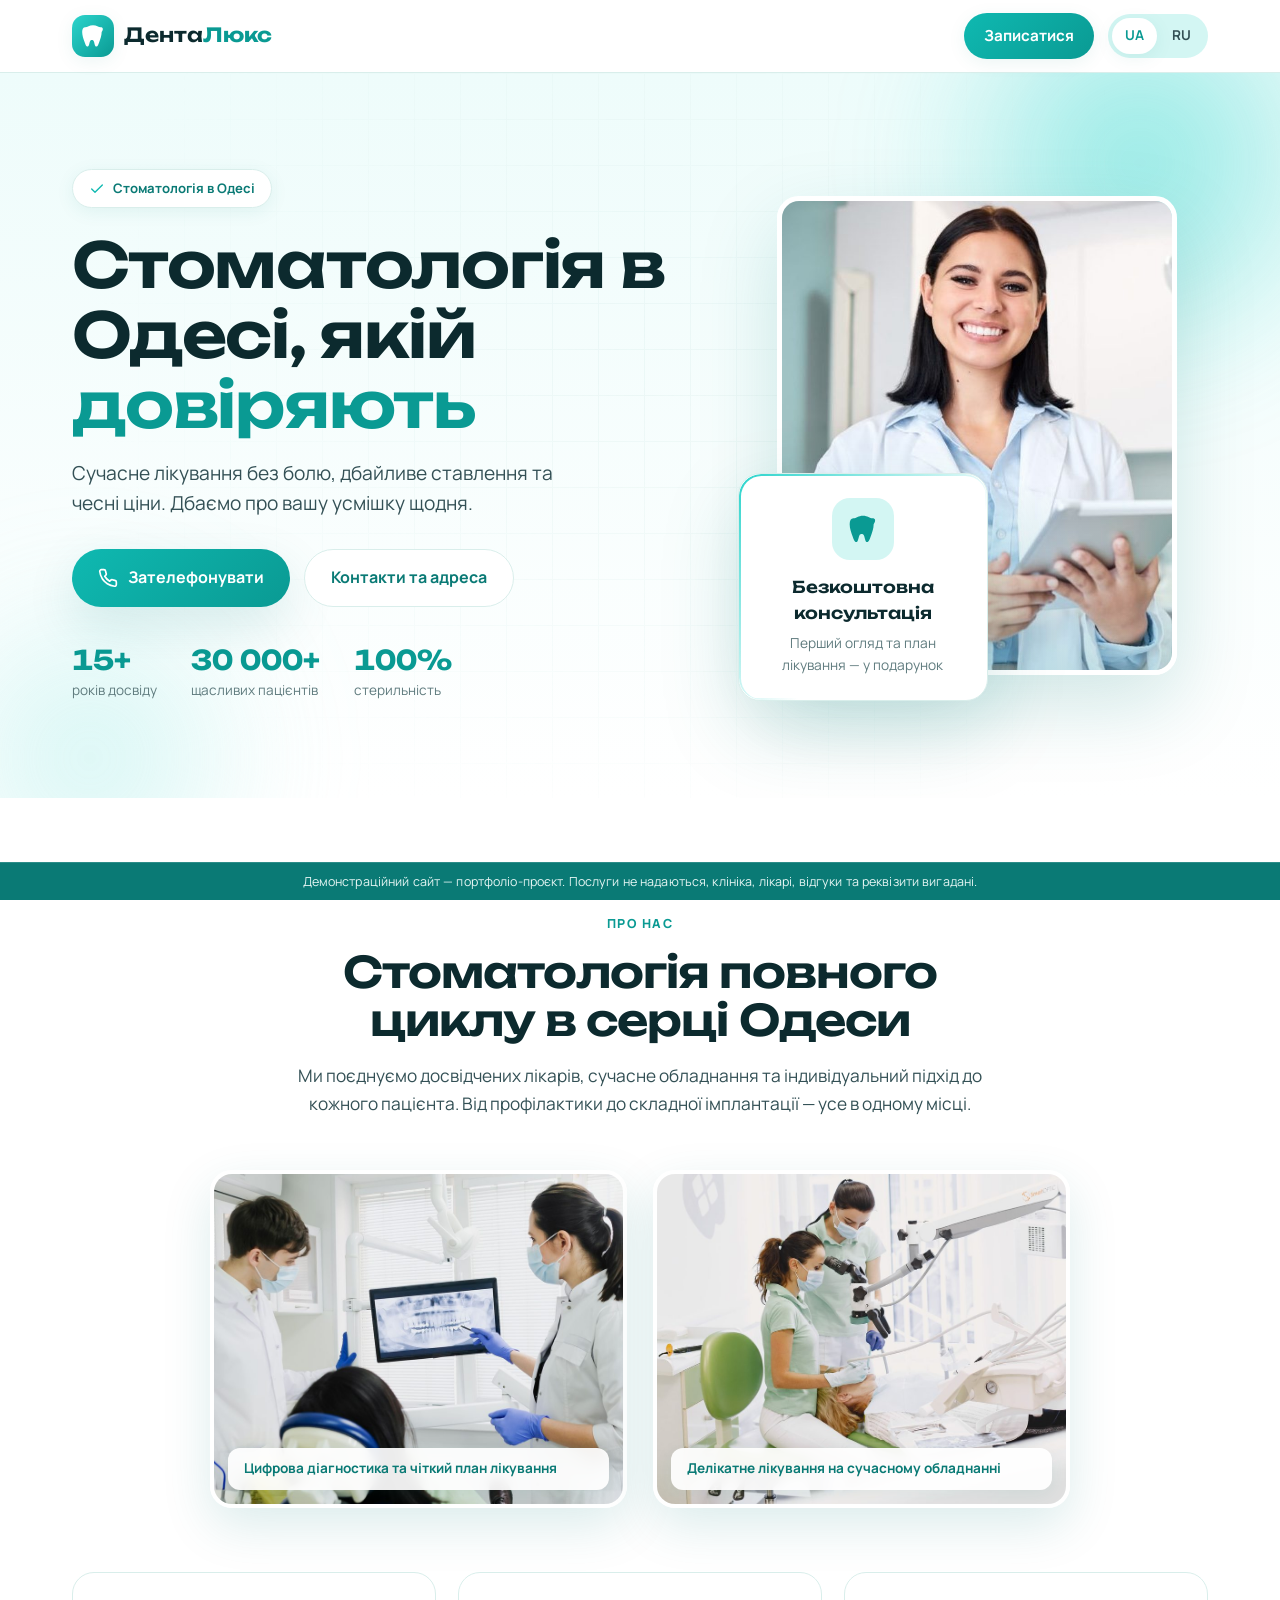
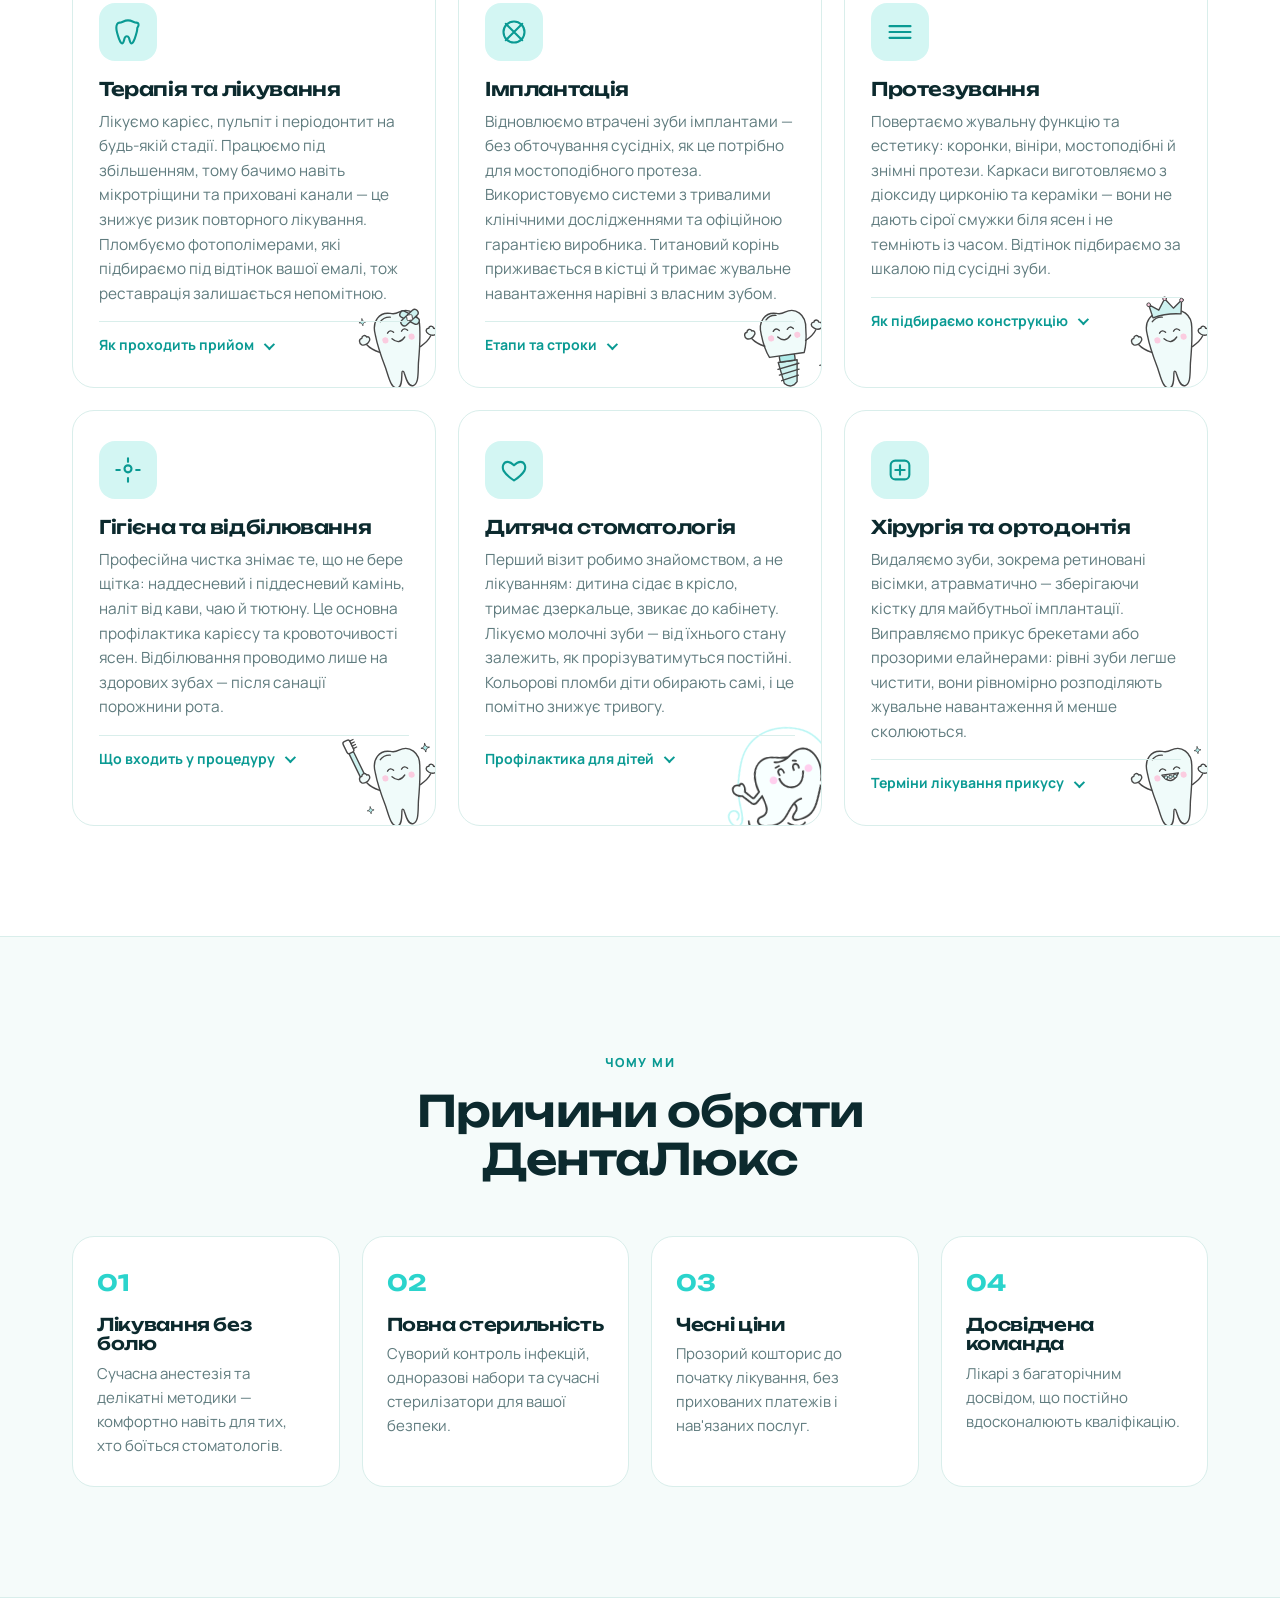
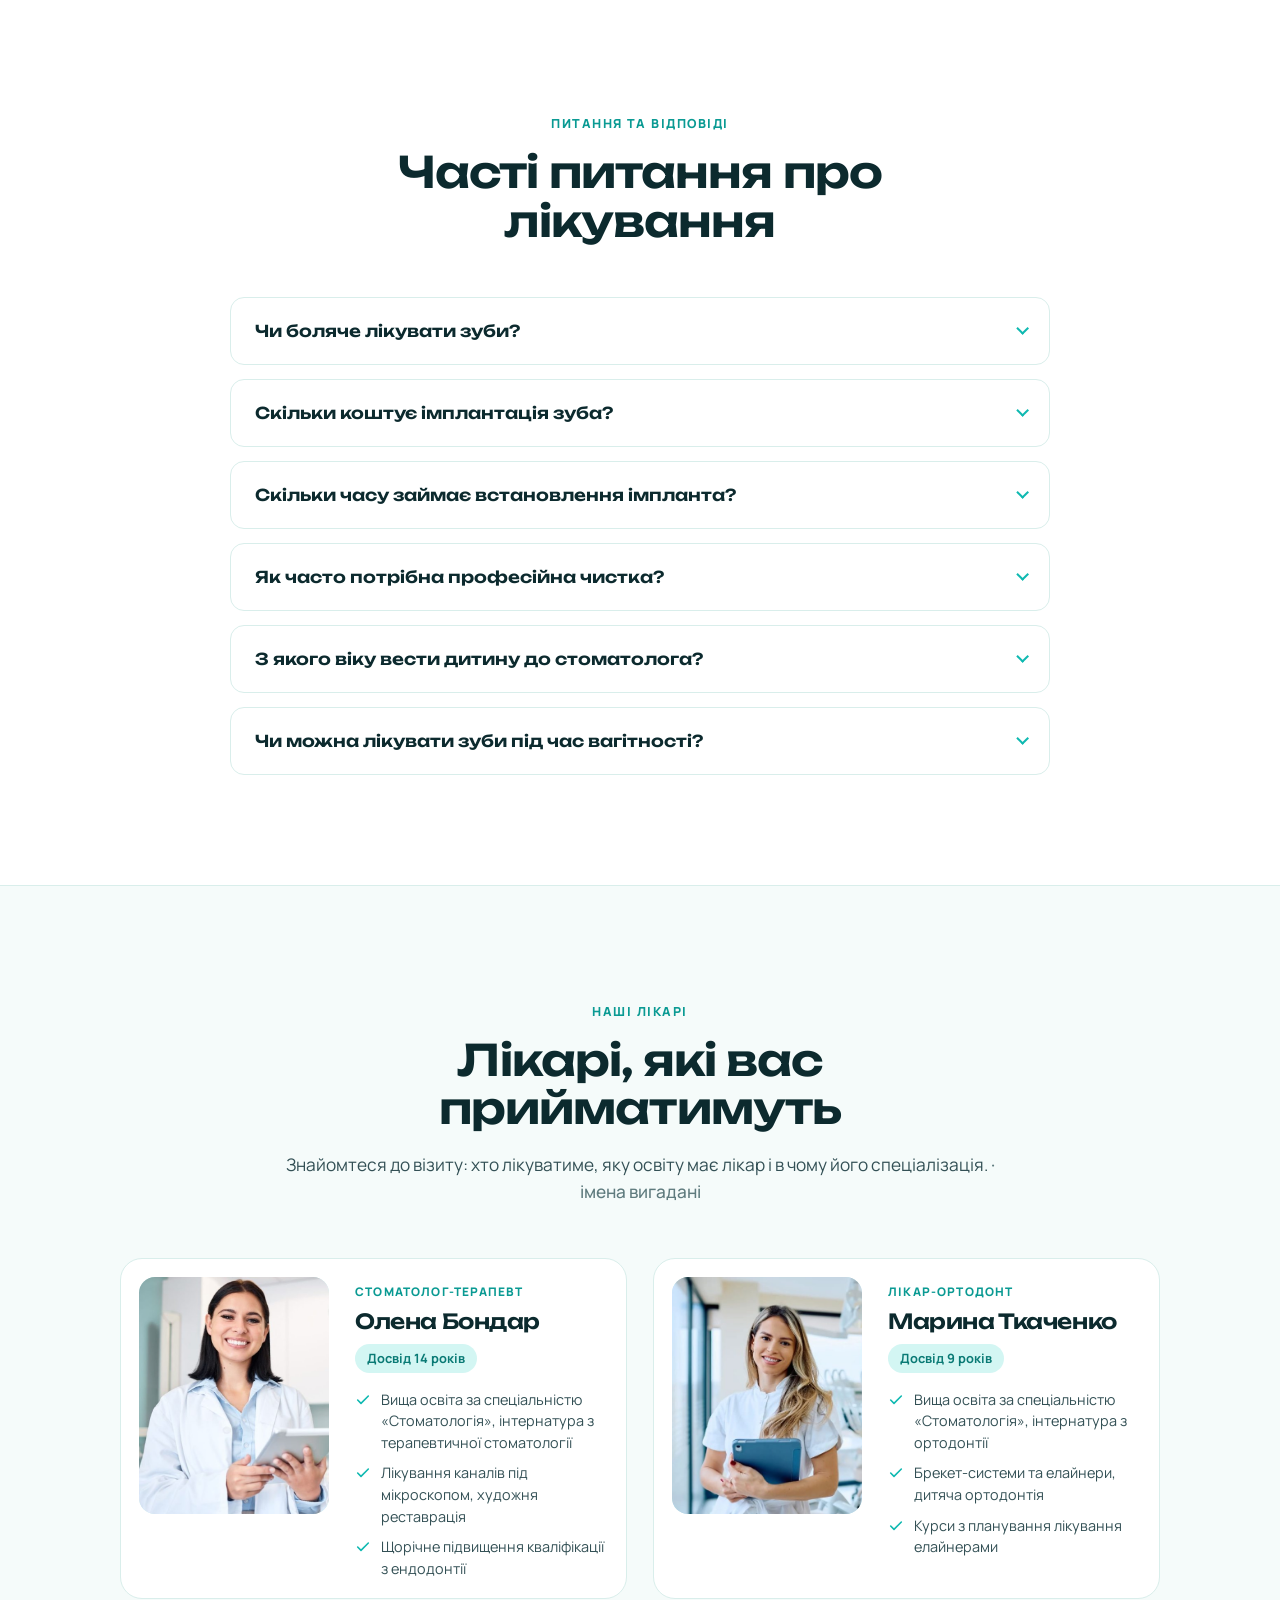
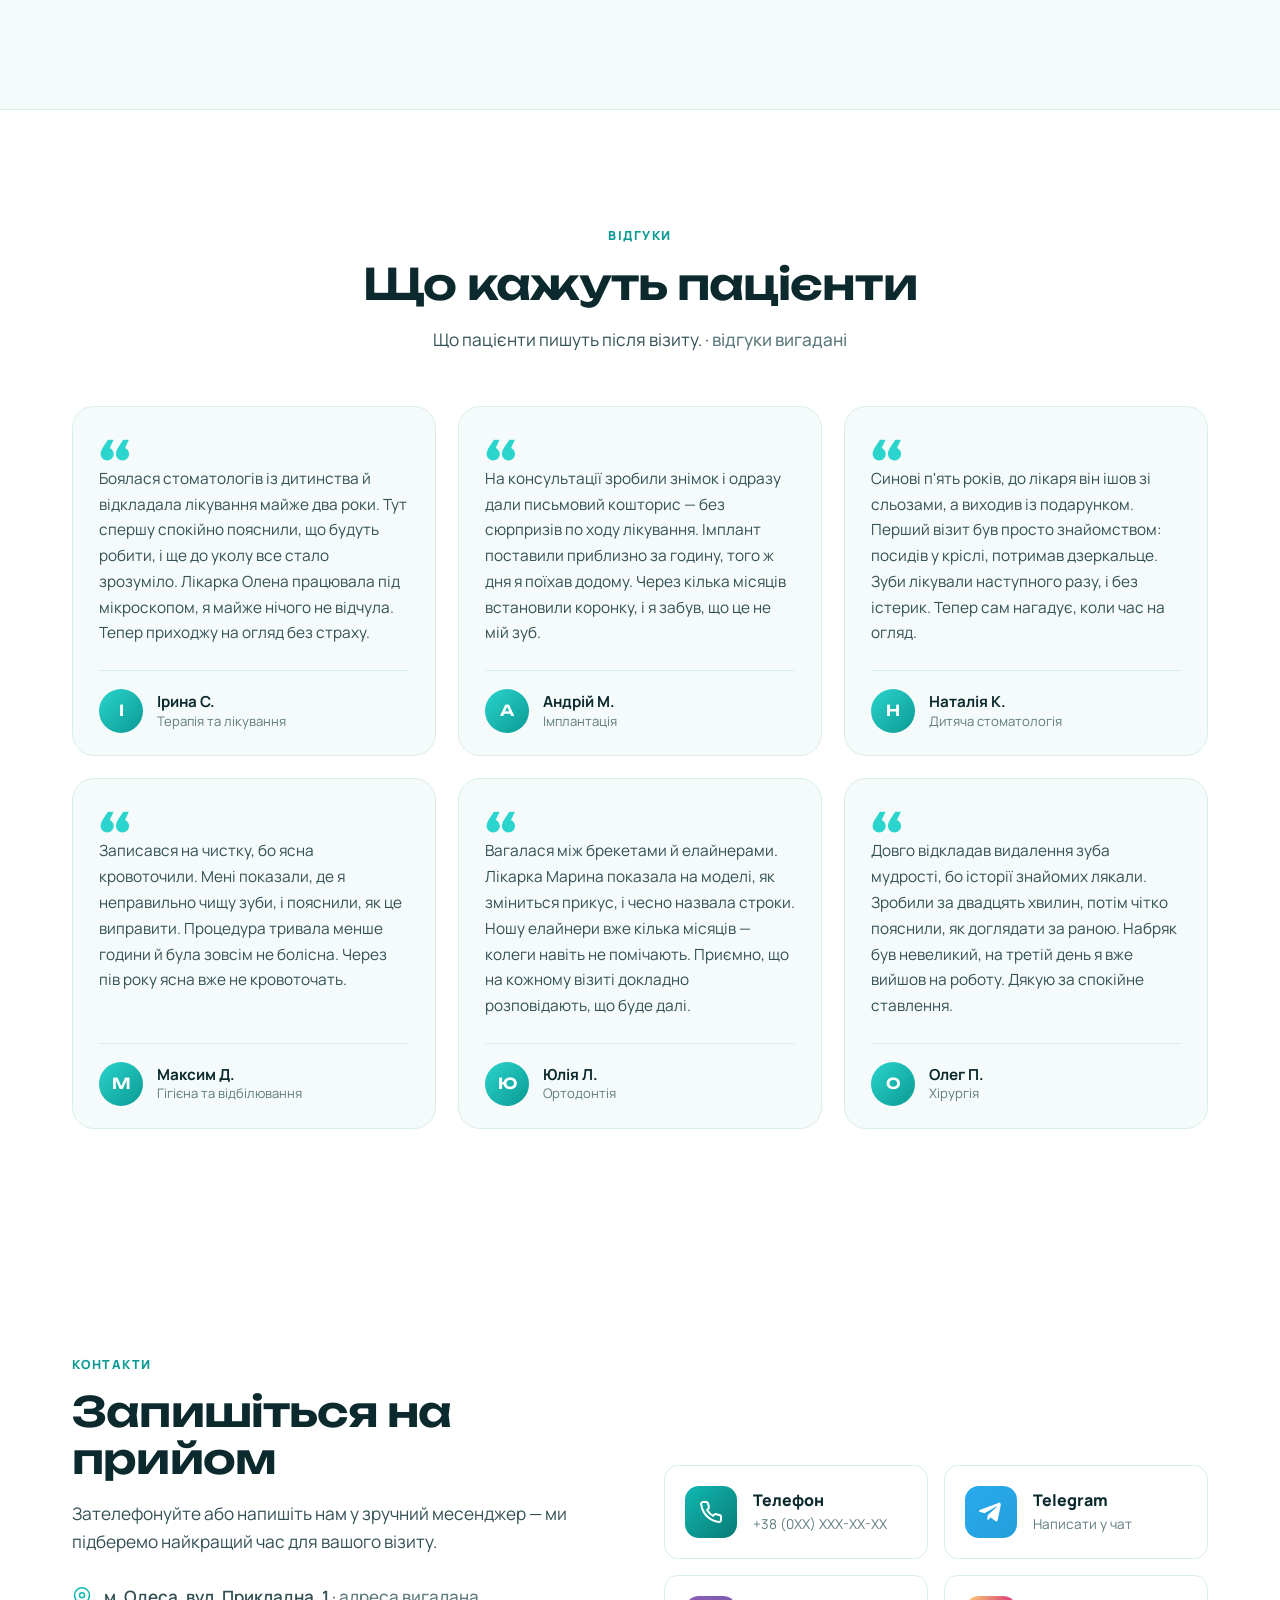
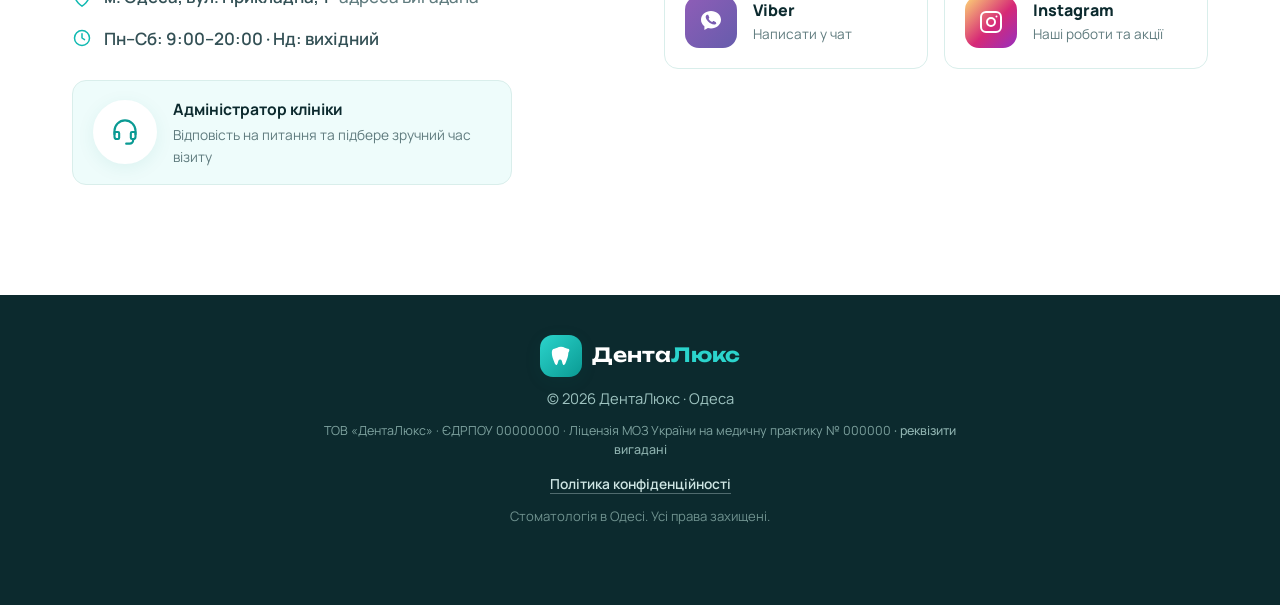
<file: index.html>
<!DOCTYPE html>
<html lang="uk" data-demo>
<head>
  <meta charset="UTF-8" />
  <meta name="viewport" content="width=device-width, initial-scale=1.0" />

  <!-- ===== SEO ===== -->
  <title>Стоматологія в Одесі — ДентаЛюкс | Імплантація, гігієна</title>
  <meta name="description" content="Стоматологія в Одесі: лікування без болю, імплантація, протезування, дитяча стоматологія. Безкоштовна консультація. Телефонуйте: +38 (0XX) XXX-XX-XX" />
  <meta name="keywords" content="стоматологія Одеса, стоматолог Одеса, імплантація зубів Одеса, лікування зубів Одеса, протезування Одеса, дитяча стоматологія Одеса" />
  <!-- Демо / портфоліо: вигадана клініка — тримаємо сторінку поза пошуком.
       Для бойового запуску: index, follow + приберіть data-demo з <html>. -->
  <meta name="robots" content="noindex, nofollow" />
  <meta name="author" content="ДентаЛюкс" />
  <meta name="theme-color" content="#0fb9b1" />

  <!-- ===== Canonical & hreflang (демо-домен GitHub Pages; замініть на свій при переїзді на бойовий хостинг) ===== -->
  <link rel="canonical" href="https://yanisdigital.github.io/case-stomatology-Odesa/" />
  <link rel="alternate" hreflang="uk" href="https://yanisdigital.github.io/case-stomatology-Odesa/" />
  <link rel="alternate" hreflang="ru" href="https://yanisdigital.github.io/case-stomatology-Odesa/ru/" />
  <link rel="alternate" hreflang="x-default" href="https://yanisdigital.github.io/case-stomatology-Odesa/" />

  <!-- ===== Open Graph (Telegram / Viber / Facebook) ===== -->
  <meta property="og:type" content="website" />
  <meta property="og:site_name" content="ДентаЛюкс" />
  <meta property="og:title" content="Стоматологія в Одесі — ДентаЛюкс" />
  <meta property="og:description" content="Лікування без болю, імплантація, протезування, дитяча стоматологія. Безкоштовна консультація." />
  <meta property="og:url" content="https://yanisdigital.github.io/case-stomatology-Odesa/" />
  <meta property="og:image" content="https://yanisdigital.github.io/case-stomatology-Odesa/assets/img/og-image.png" />
  <meta property="og:image:width" content="1200" />
  <meta property="og:image:height" content="630" />
  <meta property="og:locale" content="uk_UA" />
  <meta property="og:locale:alternate" content="ru_RU" />

  <!-- ===== Twitter ===== -->
  <meta name="twitter:card" content="summary_large_image" />
  <meta name="twitter:title" content="Стоматологія в Одесі — ДентаЛюкс" />
  <meta name="twitter:description" content="Лікування без болю, імплантація, протезування, дитяча стоматологія. Безкоштовна консультація." />
  <meta name="twitter:image" content="https://yanisdigital.github.io/case-stomatology-Odesa/assets/img/og-image.png" />

  <!-- ===== Favicons ===== -->
  <link rel="icon" href="favicon.ico" sizes="any" />
  <link rel="icon" type="image/svg+xml" href="assets/img/favicon.svg" />
  <link rel="apple-touch-icon" href="assets/img/favicon.svg" />

  <!-- ===== Fonts ===== -->
  <link rel="preconnect" href="https://fonts.googleapis.com" />
  <link rel="preconnect" href="https://fonts.gstatic.com" crossorigin />
  <link href="https://fonts.googleapis.com/css2?family=Manrope:wght@400;500;600;700;800&family=Unbounded:wght@500;600;700&display=swap" rel="stylesheet" />

  <!-- ===== Styles ===== -->
  <!-- ?v= — версія для скидання кешу браузера після оновлень -->
  <link rel="stylesheet" href="assets/css/style.css?v=11" />

  <!-- ===== Structured data: LocalBusiness ===== -->
  <script type="application/ld+json">
  {
    "@context": "https://schema.org",
    "@type": "Dentist",
    "name": "ДентаЛюкс",
    "image": "https://yanisdigital.github.io/case-stomatology-Odesa/assets/img/og-image.png",
    "url": "https://yanisdigital.github.io/case-stomatology-Odesa/",
    "telephone": "+380000000000",
    "priceRange": "$$",
    "employee": [
      { "@type": "Person", "name": "Олена Бондар", "jobTitle": "Стоматолог-терапевт" },
      { "@type": "Person", "name": "Марина Ткаченко", "jobTitle": "Лікар-ортодонт" }
    ],
    "address": {
      "@type": "PostalAddress",
      "streetAddress": "вул. Прикладна, 1",
      "addressLocality": "Одеса",
      "addressRegion": "Одеська область",
      "postalCode": "65000",
      "addressCountry": "UA"
    },
    "openingHoursSpecification": [{
      "@type": "OpeningHoursSpecification",
      "dayOfWeek": ["Monday","Tuesday","Wednesday","Thursday","Friday","Saturday"],
      "opens": "09:00",
      "closes": "20:00"
    }]
  }
  </script>
</head>

<body>
  <!-- ================= HEADER ================= -->
  <header class="site-header" id="top">
    <div class="container header__inner">
      <a class="logo" href="#top" aria-label="ДентаЛюкс">
        <span class="logo__mark" aria-hidden="true">
          <svg viewBox="0 0 24 24" width="26" height="26" fill="currentColor">
            <path d="M12 2C8.5 2 7 4 4.8 4 3 4 2 5.6 2 8.4c0 3.2 1.2 6.4 2.3 9.4.7 1.9 1.3 4 2.6 4 1.5 0 1.5-3 2.4-5 .3-.7.8-1.1 1.7-1.1s1.4.4 1.7 1.1c.9 2 .9 5 2.4 5 1.3 0 1.9-2.1 2.6-4 1.1-3 2.3-6.2 2.3-9.4C22 5.6 21 4 19.2 4 17 4 15.5 2 12 2Z"/>
          </svg>
        </span>
        <span class="logo__text">Дента<strong>Люкс</strong></span>
      </a>

      <div class="header__right">
        <a class="header__cta" data-contact href="tel:+380000000000">Записатися</a>
        <div class="lang-switch" role="group" aria-label="Перемикач мови">
          <a href="./" class="lang-btn is-active" aria-current="page">UA</a>
          <a href="ru/" class="lang-btn">RU</a>
        </div>
      </div>
    </div>
  </header>

  <main>
    <!-- ================= HERO ================= -->
    <section class="hero">
      <div class="hero__bg" aria-hidden="true">
        <span class="blob blob--1"></span>
        <span class="blob blob--2"></span>
        <span class="grid-overlay"></span>
      </div>

      <div class="container hero__inner">
        <div class="hero__content">
          <span class="badge">
            <svg viewBox="0 0 24 24" width="16" height="16" fill="none" stroke="currentColor" stroke-width="2" stroke-linecap="round" stroke-linejoin="round"><path d="M20 6 9 17l-5-5"/></svg>
            <span>Стоматологія в Одесі</span>
          </span>

          <h1 class="hero__title">Стоматологія в Одесі, якій <span class="accent">довіряють</span></h1>
          <p class="hero__slogan">Сучасне лікування без болю, дбайливе ставлення та чесні ціни. Дбаємо про вашу усмішку щодня.</p>

          <div class="hero__actions">
            <a class="btn btn--primary" data-contact href="tel:+380000000000">
              <svg viewBox="0 0 24 24" width="20" height="20" fill="none" stroke="currentColor" stroke-width="2" stroke-linecap="round" stroke-linejoin="round"><path d="M22 16.92v3a2 2 0 0 1-2.18 2 19.79 19.79 0 0 1-8.63-3.07 19.5 19.5 0 0 1-6-6 19.79 19.79 0 0 1-3.07-8.67A2 2 0 0 1 4.11 2h3a2 2 0 0 1 2 1.72c.13.96.36 1.9.7 2.81a2 2 0 0 1-.45 2.11L8.09 9.91a16 16 0 0 0 6 6l1.27-1.27a2 2 0 0 1 2.11-.45c.9.34 1.85.57 2.81.7A2 2 0 0 1 22 16.92Z"/></svg>
              <span>Зателефонувати</span>
            </a>
            <a class="btn btn--ghost" href="#contacts">Контакти та адреса</a>
          </div>

          <ul class="hero__stats">
            <li><strong data-count="15" data-suffix="+">15+</strong><span>років досвіду</span></li>
            <li><strong data-count="30000" data-suffix="+">30 000+</strong><span>щасливих пацієнтів</span></li>
            <li><strong data-count="100" data-suffix="%">100%</strong><span>стерильність</span></li>
          </ul>
        </div>

        <div class="hero__visual">
          <div class="hero__photo">
            <img src="assets/img/doctor-1.jpg" width="568" height="683"
                 alt="Лікар-стоматолог клініки ДентаЛюкс"
                 fetchpriority="high" />
          </div>
          <div class="hero__card">
            <span class="hero__card-icon">
              <svg viewBox="0 0 24 24" width="40" height="40" fill="currentColor"><path d="M12 2C8.5 2 7 4 4.8 4 3 4 2 5.6 2 8.4c0 3.2 1.2 6.4 2.3 9.4.7 1.9 1.3 4 2.6 4 1.5 0 1.5-3 2.4-5 .3-.7.8-1.1 1.7-1.1s1.4.4 1.7 1.1c.9 2 .9 5 2.4 5 1.3 0 1.9-2.1 2.6-4 1.1-3 2.3-6.2 2.3-9.4C22 5.6 21 4 19.2 4 17 4 15.5 2 12 2Z"/></svg>
            </span>
            <p class="hero__card-title">Безкоштовна консультація</p>
            <p class="hero__card-sub">Перший огляд та план лікування — у подарунок</p>
          </div>
        </div>
      </div>
    </section>

    <!-- ================= ABOUT / SERVICES ================= -->
    <section class="section" id="about">
      <div class="container">
        <div class="section__head">
          <span class="eyebrow">Про нас</span>
          <h2 class="section__title">Стоматологія повного циклу в серці Одеси</h2>
          <p class="section__lead">Ми поєднуємо досвідчених лікарів, сучасне обладнання та індивідуальний підхід до кожного пацієнта. Від профілактики до складної імплантації — усе в одному місці.</p>
        </div>

        <div class="about-media">
          <figure class="about-media__item">
            <img src="assets/img/clinic-xray.jpg" width="900" height="1350" loading="lazy"
                 alt="Лікарі ДентаЛюкс аналізують рентгенівський знімок" />
            <figcaption>Цифрова діагностика та чіткий план лікування</figcaption>
          </figure>
          <figure class="about-media__item">
            <img src="assets/img/clinic-care.jpg?v=2" width="900" height="809" loading="lazy"
                 alt="Делікатне лікування зубів у клініці ДентаЛюкс" />
            <figcaption>Делікатне лікування на сучасному обладнанні</figcaption>
          </figure>
        </div>

        <div class="services">
          <article class="service-card">
            <span class="service-card__icon">
              <svg viewBox="0 0 24 24" width="28" height="28" fill="none" stroke="currentColor" stroke-width="1.8" stroke-linecap="round" stroke-linejoin="round"><path d="M12 2C8.5 2 7 4 4.8 4 3 4 2 5.6 2 8.4c0 3.2 1.2 6.4 2.3 9.4.7 1.9 1.3 4 2.6 4 1.5 0 1.5-3 2.4-5 .3-.7.8-1.1 1.7-1.1s1.4.4 1.7 1.1c.9 2 .9 5 2.4 5 1.3 0 1.9-2.1 2.6-4 1.1-3 2.3-6.2 2.3-9.4C22 5.6 21 4 19.2 4 17 4 15.5 2 12 2Z"/></svg>
            </span>
            <h3>Терапія та лікування</h3>
            <p>Лікуємо карієс, пульпіт і періодонтит на будь-якій стадії. Працюємо під збільшенням, тому бачимо навіть мікротріщини та приховані канали — це знижує ризик повторного лікування. Пломбуємо фотополімерами, які підбираємо під відтінок вашої емалі, тож реставрація залишається непомітною.</p>
            <details class="svc-more">
              <summary>Як проходить прийом</summary>
              <p>Спершу огляд і прицільний знімок, щоб побачити глибину ураження. Далі анестезія, очищення каналів і герметичне пломбування. Неускладнений карієс лікуємо за один візит, пульпіт — зазвичай за два. Наприкінці полірування та контрольний знімок. Гарантію на роботу фіксуємо письмово.</p>
            </details>
            <img class="service-card__art" src="assets/img/tooth-fix.svg" width="400" height="382"
                 loading="lazy" alt="" aria-hidden="true" />
          </article>

          <article class="service-card">
            <span class="service-card__icon">
              <svg viewBox="0 0 24 24" width="28" height="28" fill="none" stroke="currentColor" stroke-width="1.8" stroke-linecap="round" stroke-linejoin="round"><path d="M12 2v20M2 12h20" transform="rotate(45 12 12)"/><circle cx="12" cy="12" r="9"/></svg>
            </span>
            <h3>Імплантація</h3>
            <p>Відновлюємо втрачені зуби імплантами — без обточування сусідніх, як це потрібно для мостоподібного протеза. Використовуємо системи з тривалими клінічними дослідженнями та офіційною гарантією виробника. Титановий корінь приживається в кістці й тримає жувальне навантаження нарівні з власним зубом.</p>
            <details class="svc-more">
              <summary>Етапи та строки</summary>
              <p>Починаємо з 3D-діагностики: оцінюємо об'єм кістки й розташування нервів, плануємо позицію імпланта. Встановлення триває близько години під місцевою анестезією. Далі 3–6 місяців на приживлення, після чого фіксуємо коронку. За достатнього об'єму кістки можлива одномоментна імплантація одразу після видалення.</p>
            </details>
            <img class="service-card__art" src="assets/img/tooth-implant.svg" width="400" height="382"
                 loading="lazy" alt="" aria-hidden="true" />
          </article>

          <article class="service-card">
            <span class="service-card__icon">
              <svg viewBox="0 0 24 24" width="28" height="28" fill="none" stroke="currentColor" stroke-width="1.8" stroke-linecap="round" stroke-linejoin="round"><path d="M3 7h18M3 12h18M3 17h18"/></svg>
            </span>
            <h3>Протезування</h3>
            <p>Повертаємо жувальну функцію та естетику: коронки, вініри, мостоподібні й знімні протези. Каркаси виготовляємо з діоксиду цирконію та кераміки — вони не дають сірої смужки біля ясен і не темніють із часом. Відтінок підбираємо за шкалою під сусідні зуби.</p>
            <details class="svc-more">
              <summary>Як підбираємо конструкцію</summary>
              <p>На консультації оцінюємо стан опорних зубів і прикус, знімаємо цифровий відбиток — без незручних ложок із масою. Роботу виготовляє зуботехнічна лабораторія, за потреби приміряємо й коригуємо. Від відбитка до готової коронки зазвичай 7–14 днів; на цей час встановлюємо тимчасову.</p>
            </details>
            <img class="service-card__art" src="assets/img/tooth-crown.svg" width="400" height="382"
                 loading="lazy" alt="" aria-hidden="true" />
          </article>

          <article class="service-card">
            <span class="service-card__icon">
              <svg viewBox="0 0 24 24" width="28" height="28" fill="none" stroke="currentColor" stroke-width="1.8" stroke-linecap="round" stroke-linejoin="round"><path d="M9 11a3 3 0 1 0 6 0 3 3 0 0 0-6 0Z"/><path d="M12 2v3M12 19v3M2 12h3M19 12h3"/></svg>
            </span>
            <h3>Гігієна та відбілювання</h3>
            <p>Професійна чистка знімає те, що не бере щітка: наддесневий і піддесневий камінь, наліт від кави, чаю й тютюну. Це основна профілактика карієсу та кровоточивості ясен. Відбілювання проводимо лише на здорових зубах — після санації порожнини рота.</p>
            <details class="svc-more">
              <summary>Що входить у процедуру</summary>
              <p>Ультразвук знімає камінь, Air Flow вимиває пігментований наліт із міжзубних проміжків, далі полірування пастою та покриття фтором для зниження чутливості. Процедура триває 40–60 хвилин. Повторювати радимо кожні шість місяців, курцям і власникам брекетів — частіше.</p>
            </details>
            <img class="service-card__art" src="assets/img/tooth-brush.svg" width="400" height="382"
                 loading="lazy" alt="" aria-hidden="true" />
          </article>

          <article class="service-card service-card--kids">
            <span class="service-card__icon">
              <svg viewBox="0 0 24 24" width="28" height="28" fill="none" stroke="currentColor" stroke-width="1.8" stroke-linecap="round" stroke-linejoin="round"><path d="M12 21s-6.5-4.35-9-8.5C1.5 9 3 5 6.5 5 9 5 12 8 12 8s3-3 5.5-3C21 5 22.5 9 21 12.5 18.5 16.65 12 21 12 21Z"/></svg>
            </span>
            <h3>Дитяча стоматологія</h3>
            <p>Перший візит робимо знайомством, а не лікуванням: дитина сідає в крісло, тримає дзеркальце, звикає до кабінету. Лікуємо молочні зуби — від їхнього стану залежить, як прорізуватимуться постійні. Кольорові пломби діти обирають самі, і це помітно знижує тривогу.</p>
            <details class="svc-more">
              <summary>Профілактика для дітей</summary>
              <p>Робимо герметизацію фісур — запечатуємо природні борозенки жувальних зубів, де найчастіше затримуються залишки їжі. Проводимо ремінералізацію та фторування емалі, вчимо чистити зуби на моделі. Перший огляд радимо після появи перших зубів, далі — раз на півроку.</p>
            </details>
            <img class="service-card__art" src="assets/img/tooth-rope.png" width="640" height="612"
                 loading="lazy" alt="" aria-hidden="true" />
          </article>

          <article class="service-card">
            <span class="service-card__icon">
              <svg viewBox="0 0 24 24" width="28" height="28" fill="none" stroke="currentColor" stroke-width="1.8" stroke-linecap="round" stroke-linejoin="round"><rect x="4" y="4" width="16" height="16" rx="4"/><path d="M8 12h8M12 8v8"/></svg>
            </span>
            <h3>Хірургія та ортодонтія</h3>
            <p>Видаляємо зуби, зокрема ретиновані вісімки, атравматично — зберігаючи кістку для майбутньої імплантації. Виправляємо прикус брекетами або прозорими елайнерами: рівні зуби легше чистити, вони рівномірно розподіляють жувальне навантаження й менше сколюються.</p>
            <details class="svc-more">
              <summary>Терміни лікування прикусу</summary>
              <p>Ортодонтичне лікування починаємо з діагностики: знімок, фотопротокол, розрахунок моделі. Брекети носять у середньому 1,5–2 роки, елайнери — від шести місяців за незначних відхилень. Після зняття обов'язковий ретейнер, щоб зуби не повернулися у попереднє положення.</p>
            </details>
            <img class="service-card__art" src="assets/img/tooth-braces.svg" width="400" height="382"
                 loading="lazy" alt="" aria-hidden="true" />
          </article>
        </div>
      </div>
    </section>

    <!-- ================= WHY US ================= -->
    <section class="section section--alt" id="why">
      <div class="container">
        <div class="section__head">
          <span class="eyebrow">Чому ми</span>
          <h2 class="section__title">Причини обрати ДентаЛюкс</h2>
        </div>
        <div class="features">
          <div class="feature">
            <span class="feature__num">01</span>
            <h3>Лікування без болю</h3>
            <p>Сучасна анестезія та делікатні методики — комфортно навіть для тих, хто боїться стоматологів.</p>
          </div>
          <div class="feature">
            <span class="feature__num">02</span>
            <h3>Повна стерильність</h3>
            <p>Суворий контроль інфекцій, одноразові набори та сучасні стерилізатори для вашої безпеки.</p>
          </div>
          <div class="feature">
            <span class="feature__num">03</span>
            <h3>Чесні ціни</h3>
            <p>Прозорий кошторис до початку лікування, без прихованих платежів і нав'язаних послуг.</p>
          </div>
          <div class="feature">
            <span class="feature__num">04</span>
            <h3>Досвідчена команда</h3>
            <p>Лікарі з багаторічним досвідом, що постійно вдосконалюють кваліфікацію.</p>
          </div>
        </div>
      </div>
    </section>

    <!-- ================= FAQ ================= -->
    <section class="section" id="faq">
      <div class="container">
        <div class="section__head">
          <span class="eyebrow">Питання та відповіді</span>
          <h2 class="section__title">Часті питання про лікування</h2>
        </div>

        <div class="faq">
          <details class="faq__item">
            <summary class="faq__q">Чи боляче лікувати зуби?</summary>
            <div class="faq__a">Ні. Перед будь-яким втручанням робимо аплікаційну анестезію — місце уколу знеболюємо гелем, тож самого уколу ви не відчуєте. Далі діє основна анестезія, і лікування проходить комфортно. Якщо ви боїтеся стоматологів, скажіть про це адміністратору під час запису: виділимо більше часу на прийом і працюватимемо в зручному для вас темпі.</div>
          </details>
          <details class="faq__item">
            <summary class="faq__q">Скільки коштує імплантація зуба?</summary>
            <div class="faq__a">Ціна залежить від обраної системи імпланта, потреби в кістковій пластиці та типу коронки. Назвати суму «на око» неможливо — спершу потрібен знімок. На безкоштовній консультації ми проведемо діагностику й видамо письмовий кошторис із фіксованою сумою: у процесі лікування вона не змінюється.</div>
          </details>
          <details class="faq__item">
            <summary class="faq__q">Скільки часу займає встановлення імпланта?</summary>
            <div class="faq__a">Сама операція триває близько години під місцевою анестезією, того ж дня ви йдете додому. Далі імплант приживається 3–6 місяців залежно від щільності кістки, і лише після цього фіксується постійна коронка. На період приживлення за потреби ставимо тимчасову конструкцію, щоб не було помітної прогалини.</div>
          </details>
          <details class="faq__item">
            <summary class="faq__q">Як часто потрібна професійна чистка?</summary>
            <div class="faq__a">Раз на шість місяців для більшості пацієнтів. Частіше — якщо ви курите, п'єте багато кави, носите брекети або маєте схильність до утворення каменю. Регулярна гігієна обходиться значно дешевше, ніж лікування карієсу, який розвивається саме під нальотом.</div>
          </details>
          <details class="faq__item">
            <summary class="faq__q">З якого віку вести дитину до стоматолога?</summary>
            <div class="faq__a">Перший огляд — після прорізування перших зубів, приблизно в рік. Це не лікування, а знайомство: лікар перевіряє прикус і стан емалі, показує батькам, як чистити зуби дитині. Далі — раз на півроку. Ранні візити формують спокійне ставлення до стоматолога на все життя.</div>
          </details>
          <details class="faq__item">
            <summary class="faq__q">Чи можна лікувати зуби під час вагітності?</summary>
            <div class="faq__a">Так, і навіть потрібно: вогнище інфекції в роті небезпечніше за саме лікування. Оптимальний період — другий триместр. Використовуємо анестетики, дозволені вагітним, і захисний фартух під час знімків. Обов'язково попередьте лікаря про термін вагітності на консультації.</div>
          </details>
        </div>
      </div>
    </section>

    <!-- ================= TEAM ================= -->
    <section class="section section--alt" id="team">
      <div class="container">
        <div class="section__head">
          <span class="eyebrow">Наші лікарі</span>
          <h2 class="section__title">Лікарі, які вас прийматимуть</h2>
          <p class="section__lead">Знайомтеся до візиту: хто лікуватиме, яку освіту має лікар і в чому його спеціалізація. <span class="demo-note">· імена вигадані</span></p>
        </div>

        <div class="team">
          <article class="doctor">
            <div class="doctor__photo">
              <img src="assets/img/doctor-1.jpg" width="568" height="683" loading="lazy"
                   alt="Олена Бондар, стоматолог-терапевт" />
            </div>
            <div class="doctor__body">
              <span class="doctor__role">Стоматолог-терапевт</span>
              <h3 class="doctor__name">Олена Бондар</h3>
              <span class="doctor__exp">Досвід 14 років</span>
              <ul class="doctor__creds">
                <li><svg viewBox="0 0 24 24" width="16" height="16" fill="none" stroke="currentColor" stroke-width="2.4" stroke-linecap="round" stroke-linejoin="round" aria-hidden="true"><path d="M20 6 9 17l-5-5"/></svg><span>Вища освіта за спеціальністю «Стоматологія», інтернатура з терапевтичної стоматології</span></li>
                <li><svg viewBox="0 0 24 24" width="16" height="16" fill="none" stroke="currentColor" stroke-width="2.4" stroke-linecap="round" stroke-linejoin="round" aria-hidden="true"><path d="M20 6 9 17l-5-5"/></svg><span>Лікування каналів під мікроскопом, художня реставрація</span></li>
                <li><svg viewBox="0 0 24 24" width="16" height="16" fill="none" stroke="currentColor" stroke-width="2.4" stroke-linecap="round" stroke-linejoin="round" aria-hidden="true"><path d="M20 6 9 17l-5-5"/></svg><span>Щорічне підвищення кваліфікації з ендодонтії</span></li>
              </ul>
            </div>
          </article>
          <article class="doctor">
            <div class="doctor__photo">
              <img src="assets/img/doctor-2.jpg" width="515" height="575" loading="lazy"
                   alt="Марина Ткаченко, лікар-ортодонт" />
            </div>
            <div class="doctor__body">
              <span class="doctor__role">Лікар-ортодонт</span>
              <h3 class="doctor__name">Марина Ткаченко</h3>
              <span class="doctor__exp">Досвід 9 років</span>
              <ul class="doctor__creds">
                <li><svg viewBox="0 0 24 24" width="16" height="16" fill="none" stroke="currentColor" stroke-width="2.4" stroke-linecap="round" stroke-linejoin="round" aria-hidden="true"><path d="M20 6 9 17l-5-5"/></svg><span>Вища освіта за спеціальністю «Стоматологія», інтернатура з ортодонтії</span></li>
                <li><svg viewBox="0 0 24 24" width="16" height="16" fill="none" stroke="currentColor" stroke-width="2.4" stroke-linecap="round" stroke-linejoin="round" aria-hidden="true"><path d="M20 6 9 17l-5-5"/></svg><span>Брекет-системи та елайнери, дитяча ортодонтія</span></li>
                <li><svg viewBox="0 0 24 24" width="16" height="16" fill="none" stroke="currentColor" stroke-width="2.4" stroke-linecap="round" stroke-linejoin="round" aria-hidden="true"><path d="M20 6 9 17l-5-5"/></svg><span>Курси з планування лікування елайнерами</span></li>
              </ul>
            </div>
          </article>
        </div>
      </div>
    </section>

    <!-- ================= REVIEWS ================= -->
    <section class="section" id="reviews">
      <div class="container">
        <div class="section__head">
          <span class="eyebrow">Відгуки</span>
          <h2 class="section__title">Що кажуть пацієнти</h2>
          <p class="section__lead">Що пацієнти пишуть після візиту. <span class="demo-note">· відгуки вигадані</span></p>
        </div>

        <div class="reviews">
          <figure class="review">
            <blockquote><p>Боялася стоматологів із дитинства й відкладала лікування майже два роки. Тут спершу спокійно пояснили, що будуть робити, і ще до уколу все стало зрозуміло. Лікарка Олена працювала під мікроскопом, я майже нічого не відчула. Тепер приходжу на огляд без страху.</p></blockquote>
            <figcaption>
              <span class="review__avatar" aria-hidden="true">І</span>
              <span class="review__who"><strong>Ірина С.</strong><span>Терапія та лікування</span></span>
            </figcaption>
          </figure>
          <figure class="review">
            <blockquote><p>На консультації зробили знімок і одразу дали письмовий кошторис — без сюрпризів по ходу лікування. Імплант поставили приблизно за годину, того ж дня я поїхав додому. Через кілька місяців встановили коронку, і я забув, що це не мій зуб.</p></blockquote>
            <figcaption>
              <span class="review__avatar" aria-hidden="true">А</span>
              <span class="review__who"><strong>Андрій М.</strong><span>Імплантація</span></span>
            </figcaption>
          </figure>
          <figure class="review">
            <blockquote><p>Синові п'ять років, до лікаря він ішов зі сльозами, а виходив із подарунком. Перший візит був просто знайомством: посидів у кріслі, потримав дзеркальце. Зуби лікували наступного разу, і без істерик. Тепер сам нагадує, коли час на огляд.</p></blockquote>
            <figcaption>
              <span class="review__avatar" aria-hidden="true">Н</span>
              <span class="review__who"><strong>Наталія К.</strong><span>Дитяча стоматологія</span></span>
            </figcaption>
          </figure>
          <figure class="review">
            <blockquote><p>Записався на чистку, бо ясна кровоточили. Мені показали, де я неправильно чищу зуби, і пояснили, як це виправити. Процедура тривала менше години й була зовсім не болісна. Через пів року ясна вже не кровоточать.</p></blockquote>
            <figcaption>
              <span class="review__avatar" aria-hidden="true">М</span>
              <span class="review__who"><strong>Максим Д.</strong><span>Гігієна та відбілювання</span></span>
            </figcaption>
          </figure>
          <figure class="review">
            <blockquote><p>Вагалася між брекетами й елайнерами. Лікарка Марина показала на моделі, як зміниться прикус, і чесно назвала строки. Ношу елайнери вже кілька місяців — колеги навіть не помічають. Приємно, що на кожному візиті докладно розповідають, що буде далі.</p></blockquote>
            <figcaption>
              <span class="review__avatar" aria-hidden="true">Ю</span>
              <span class="review__who"><strong>Юлія Л.</strong><span>Ортодонтія</span></span>
            </figcaption>
          </figure>
          <figure class="review">
            <blockquote><p>Довго відкладав видалення зуба мудрості, бо історії знайомих лякали. Зробили за двадцять хвилин, потім чітко пояснили, як доглядати за раною. Набряк був невеликий, на третій день я вже вийшов на роботу. Дякую за спокійне ставлення.</p></blockquote>
            <figcaption>
              <span class="review__avatar" aria-hidden="true">О</span>
              <span class="review__who"><strong>Олег П.</strong><span>Хірургія</span></span>
            </figcaption>
          </figure>
        </div>
      </div>
    </section>

    <!-- ================= CONTACTS ================= -->
    <section class="section" id="contacts">
      <div class="container">
        <div class="contacts">
          <div class="contacts__info">
            <span class="eyebrow">Контакти</span>
            <h2 class="section__title">Запишіться на прийом</h2>
            <p class="section__lead">Зателефонуйте або напишіть нам у зручний месенджер — ми підберемо найкращий час для вашого візиту.</p>

            <ul class="contacts__meta">
              <li>
                <svg viewBox="0 0 24 24" width="20" height="20" fill="none" stroke="currentColor" stroke-width="1.8" stroke-linecap="round" stroke-linejoin="round"><path d="M21 10c0 7-9 13-9 13s-9-6-9-13a9 9 0 0 1 18 0Z"/><circle cx="12" cy="10" r="3"/></svg>
                <span>м. Одеса, вул. Прикладна, 1 <span class="demo-note">· адреса вигадана</span></span>
              </li>
              <li>
                <svg viewBox="0 0 24 24" width="20" height="20" fill="none" stroke="currentColor" stroke-width="1.8" stroke-linecap="round" stroke-linejoin="round"><circle cx="12" cy="12" r="9"/><path d="M12 7v5l3 2"/></svg>
                <span>Пн–Сб: 9:00–20:00 · Нд: вихідний</span>
              </li>
            </ul>

            <div class="contacts__person">
              <span class="contacts__person-icon" aria-hidden="true"><svg viewBox="0 0 24 24" width="28" height="28" fill="none" stroke="currentColor" stroke-width="1.8" stroke-linecap="round" stroke-linejoin="round"><path d="M3 14v-3a9 9 0 0 1 18 0v3"/><path d="M21 16a2 2 0 0 1-2 2h-1a1 1 0 0 1-1-1v-4a1 1 0 0 1 1-1h3v4Z"/><path d="M3 16a2 2 0 0 0 2 2h1a1 1 0 0 0 1-1v-4a1 1 0 0 0-1-1H3v4Z"/><path d="M19 18v1a3 3 0 0 1-3 3h-3"/></svg></span>
              <div class="contacts__person-text">
                <strong>Адміністратор клініки</strong>
                <span>Відповість на питання та підбере зручний час візиту</span>
              </div>
            </div>
          </div>

          <div class="contacts__channels">
            <!-- Телефон -->
            <a class="channel channel--phone" data-contact href="tel:+380000000000">
              <span class="channel__icon">
                <svg viewBox="0 0 24 24" width="24" height="24" fill="none" stroke="currentColor" stroke-width="2" stroke-linecap="round" stroke-linejoin="round"><path d="M22 16.92v3a2 2 0 0 1-2.18 2 19.79 19.79 0 0 1-8.63-3.07 19.5 19.5 0 0 1-6-6 19.79 19.79 0 0 1-3.07-8.67A2 2 0 0 1 4.11 2h3a2 2 0 0 1 2 1.72c.13.96.36 1.9.7 2.81a2 2 0 0 1-.45 2.11L8.09 9.91a16 16 0 0 0 6 6l1.27-1.27a2 2 0 0 1 2.11-.45c.9.34 1.85.57 2.81.7A2 2 0 0 1 22 16.92Z"/></svg>
              </span>
              <span class="channel__body">
                <span class="channel__label">Телефон</span>
                <span class="channel__value">+38 (0XX) XXX-XX-XX</span>
              </span>
            </a>

            <!-- Telegram -->
            <a class="channel channel--tg" data-contact href="https://t.me/yourchannel" target="_blank" rel="noopener">
              <span class="channel__icon">
                <svg viewBox="0 0 24 24" width="24" height="24" fill="currentColor"><path d="M21.94 4.6 18.6 20.3c-.25 1.1-.9 1.37-1.83.85l-5.05-3.72-2.44 2.35c-.27.27-.5.5-1 .5l.36-5.1 9.3-8.4c.4-.36-.09-.56-.62-.2L5.55 13.2.6 11.65c-1.08-.34-1.1-1.08.22-1.6l19.2-7.4c.9-.33 1.68.2 1.42 1.95Z"/></svg>
              </span>
              <span class="channel__body">
                <span class="channel__label">Telegram</span>
                <span class="channel__value">Написати у чат</span>
              </span>
            </a>

            <!-- Viber -->
            <a class="channel channel--viber" data-contact href="viber://chat?number=%2B380000000000" target="_blank" rel="noopener">
              <span class="channel__icon">
                <svg viewBox="0 0 24 24" width="24" height="24" fill="currentColor"><path d="M12 1C6.5 1 2 4.9 2 9.7c0 2.6 1.3 4.9 3.4 6.5v3.9l3.5-2c1 .2 2 .3 3.1.3 5.5 0 10-3.9 10-8.7S17.5 1 12 1Zm5.5 12.2c-.2.6-1.2 1.2-1.8 1.3-.5.1-1 .2-3.3-.7-2.8-1.1-4.5-3.9-4.7-4.1-.1-.2-1-1.4-1-2.6s.6-1.8.9-2c.2-.3.5-.3.7-.3h.5c.2 0 .4 0 .6.5l.8 2c.1.2.1.4 0 .6l-.4.5c-.1.2-.3.3-.1.6.1.3.7 1.1 1.4 1.7.9.8 1.6 1 1.9 1.2.2.1.4.1.5-.1l.6-.7c.2-.2.4-.2.6-.1l1.8.9c.3.1.4.2.5.3.1.3.1.6-.1 1Z"/></svg>
              </span>
              <span class="channel__body">
                <span class="channel__label">Viber</span>
                <span class="channel__value">Написати у чат</span>
              </span>
            </a>

            <!-- Instagram -->
            <a class="channel channel--ig" data-contact href="https://instagram.com/yourpage" target="_blank" rel="noopener">
              <span class="channel__icon">
                <svg viewBox="0 0 24 24" width="24" height="24" fill="none" stroke="currentColor" stroke-width="2" stroke-linecap="round" stroke-linejoin="round"><rect x="2" y="2" width="20" height="20" rx="5"/><circle cx="12" cy="12" r="4"/><circle cx="17.5" cy="6.5" r="1" fill="currentColor" stroke="none"/></svg>
              </span>
              <span class="channel__body">
                <span class="channel__label">Instagram</span>
                <span class="channel__value">Наші роботи та акції</span>
              </span>
            </a>
          </div>
        </div>
      </div>
    </section>
  </main>

  <!-- ================= FOOTER ================= -->
  <footer class="site-footer">
    <div class="container footer__inner">
      <a class="logo logo--footer" href="#top">
        <span class="logo__mark" aria-hidden="true">
          <svg viewBox="0 0 24 24" width="22" height="22" fill="currentColor"><path d="M12 2C8.5 2 7 4 4.8 4 3 4 2 5.6 2 8.4c0 3.2 1.2 6.4 2.3 9.4.7 1.9 1.3 4 2.6 4 1.5 0 1.5-3 2.4-5 .3-.7.8-1.1 1.7-1.1s1.4.4 1.7 1.1c.9 2 .9 5 2.4 5 1.3 0 1.9-2.1 2.6-4 1.1-3 2.3-6.2 2.3-9.4C22 5.6 21 4 19.2 4 17 4 15.5 2 12 2Z"/></svg>
        </span>
        <span class="logo__text">Дента<strong>Люкс</strong></span>
      </a>
      <p class="footer__copy">© <span id="year">2026</span> ДентаЛюкс · <span>Одеса</span></p>
      <p class="footer__legal">ТОВ «ДентаЛюкс» · ЄДРПОУ 00000000 · Ліцензія МОЗ України на медичну практику № 000000 <span class="demo-note">· реквізити вигадані</span></p>
      <p class="footer__links"><a href="privacy.html">Політика конфіденційності</a></p>
      <p class="footer__note">Стоматологія в Одесі. Усі права захищені.</p>
    </div>
  </footer>

  <!-- Демо-банер: видно лише поки на <html> стоїть data-demo -->
  <div class="demo-banner" role="note" data-toast="Це демо: контакти не активні.">Демонстраційний сайт — портфоліо-проєкт. Послуги не надаються, клініка, лікарі, відгуки та реквізити вигадані.</div>

  <script src="assets/js/main.js?v=10"></script>
</body>
</html>
</file>
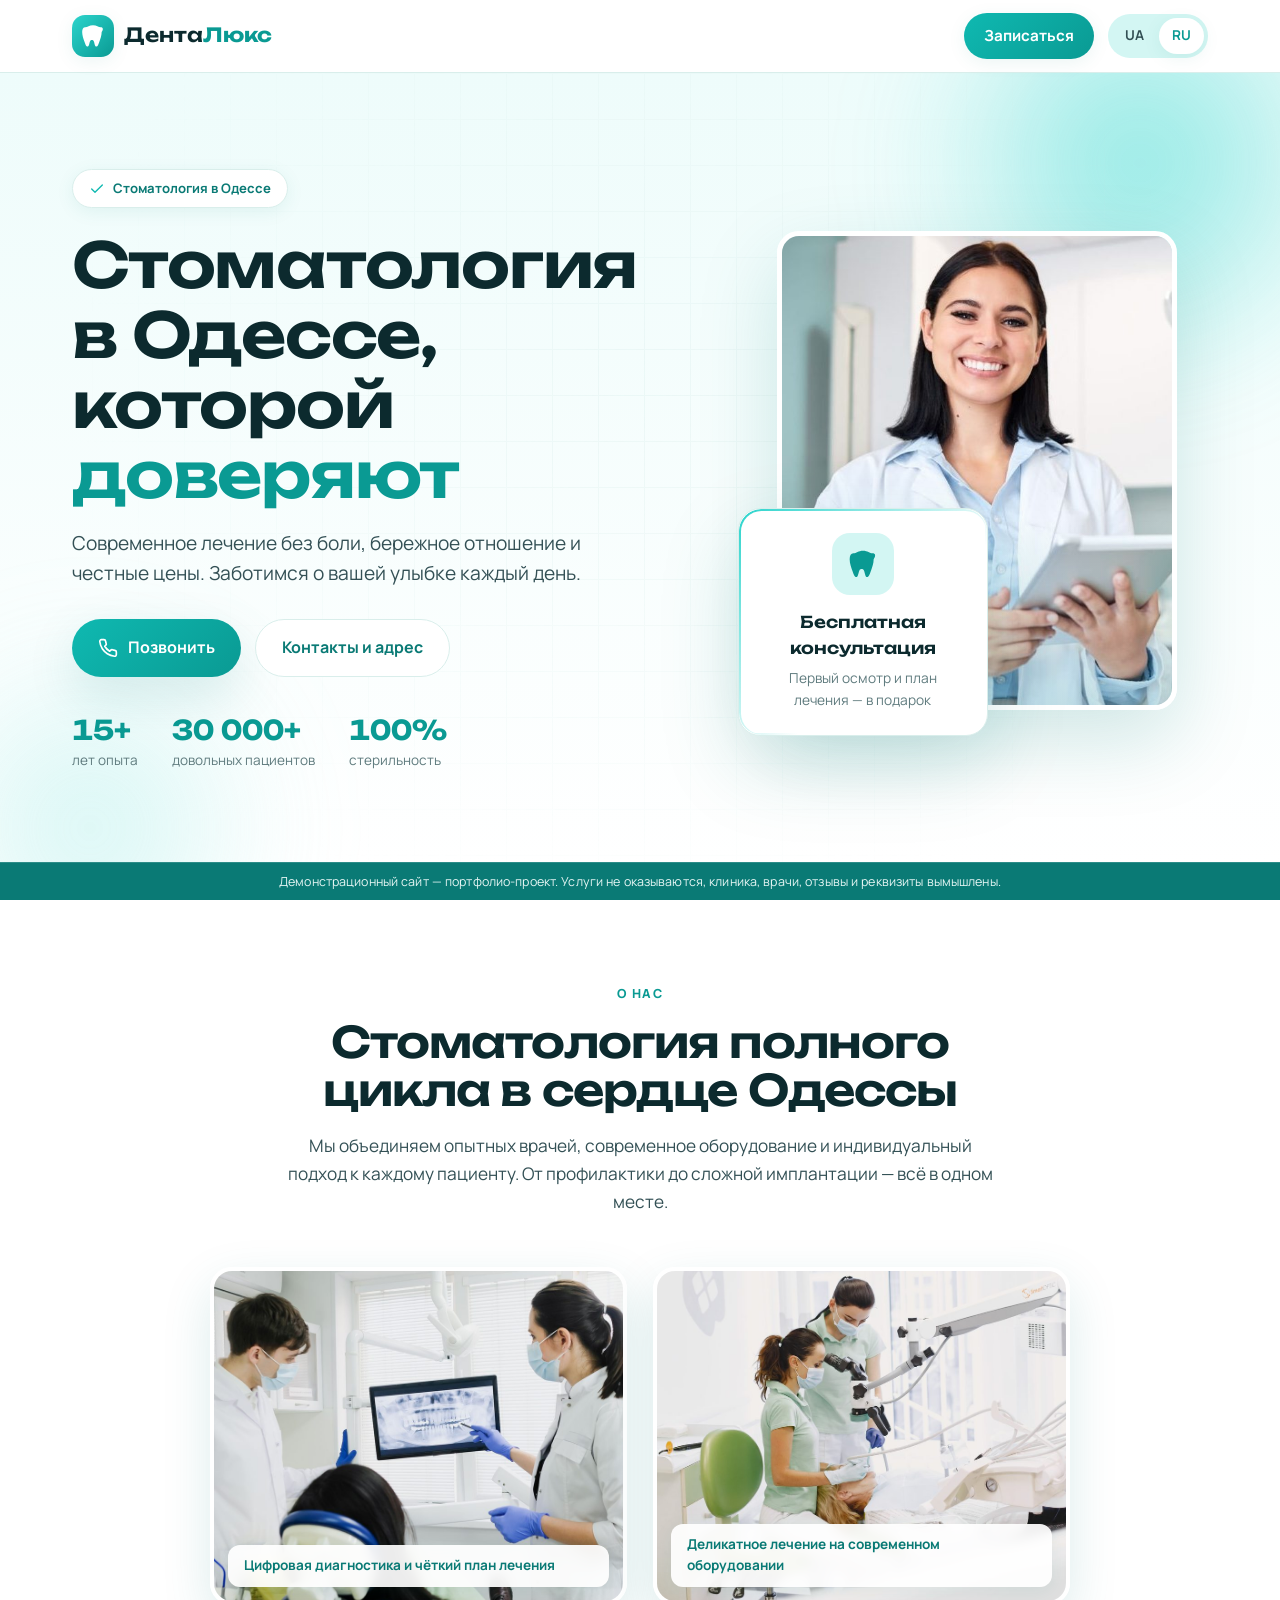
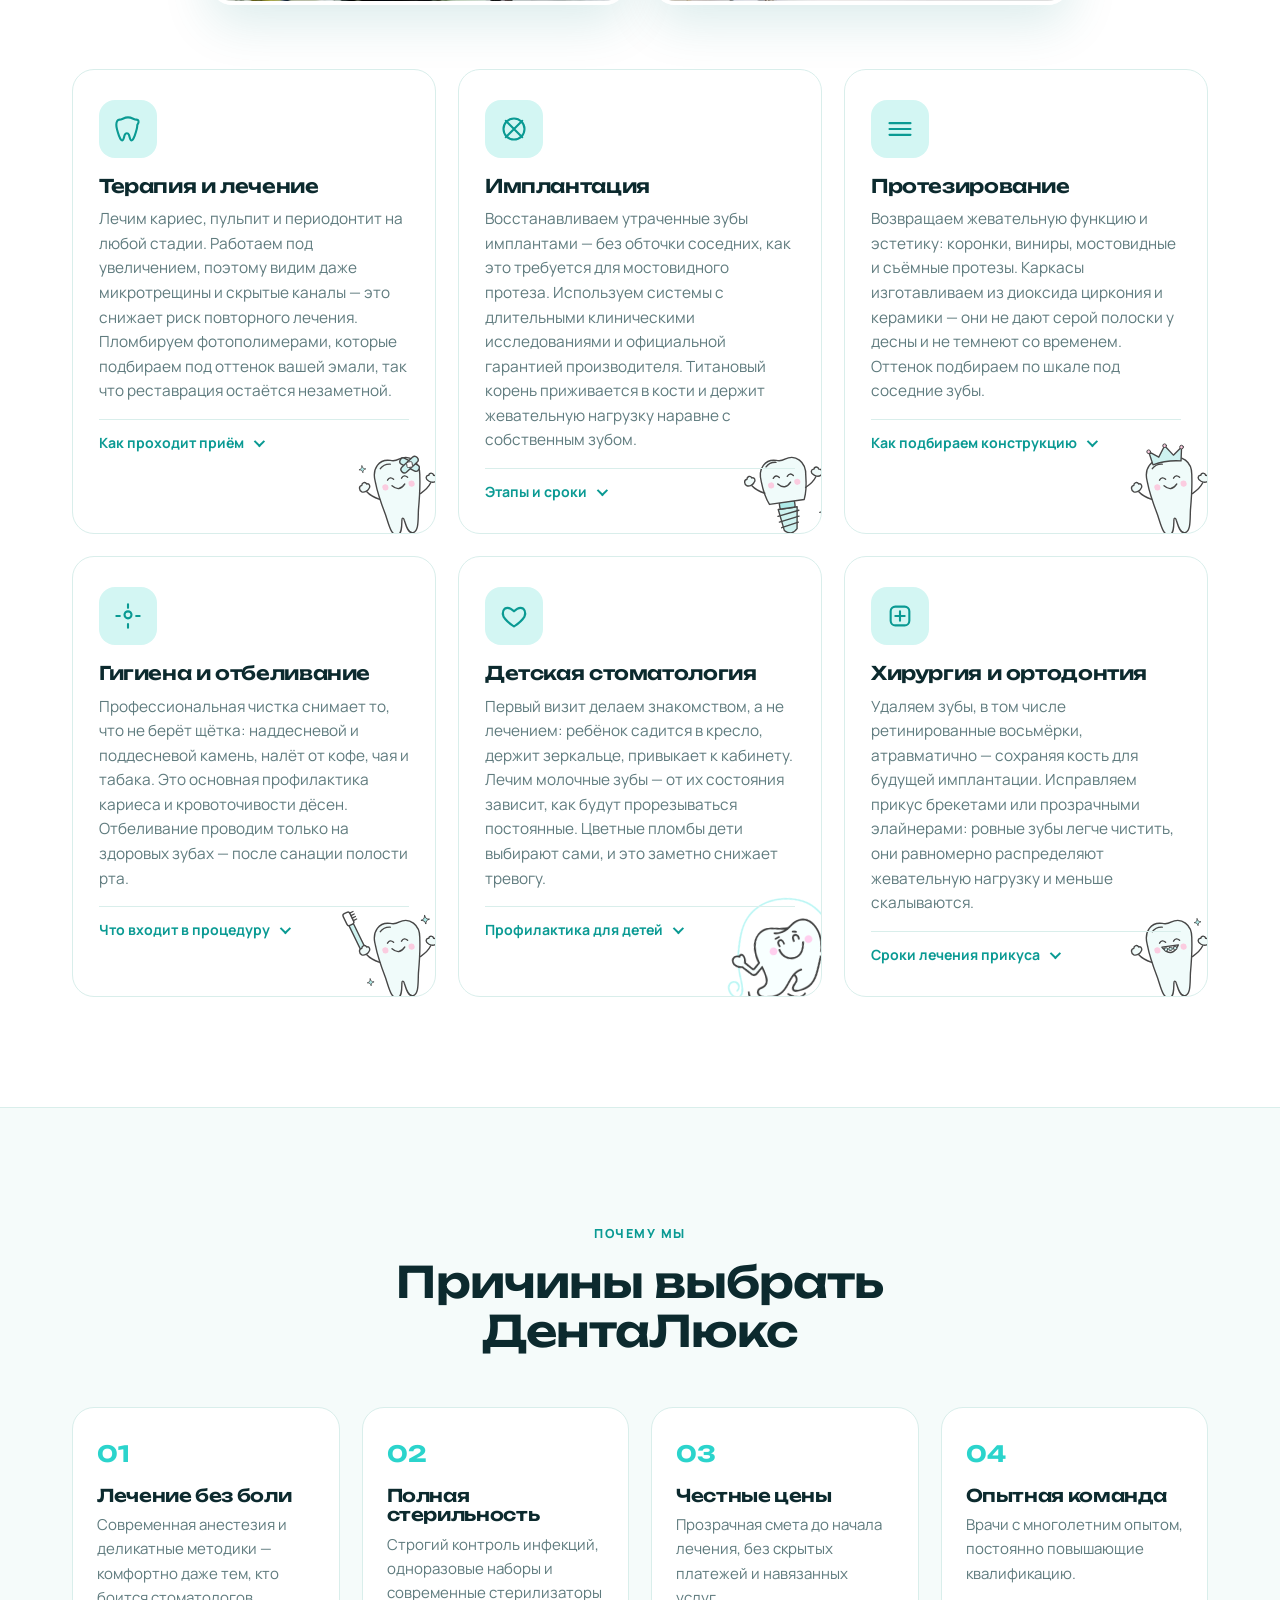
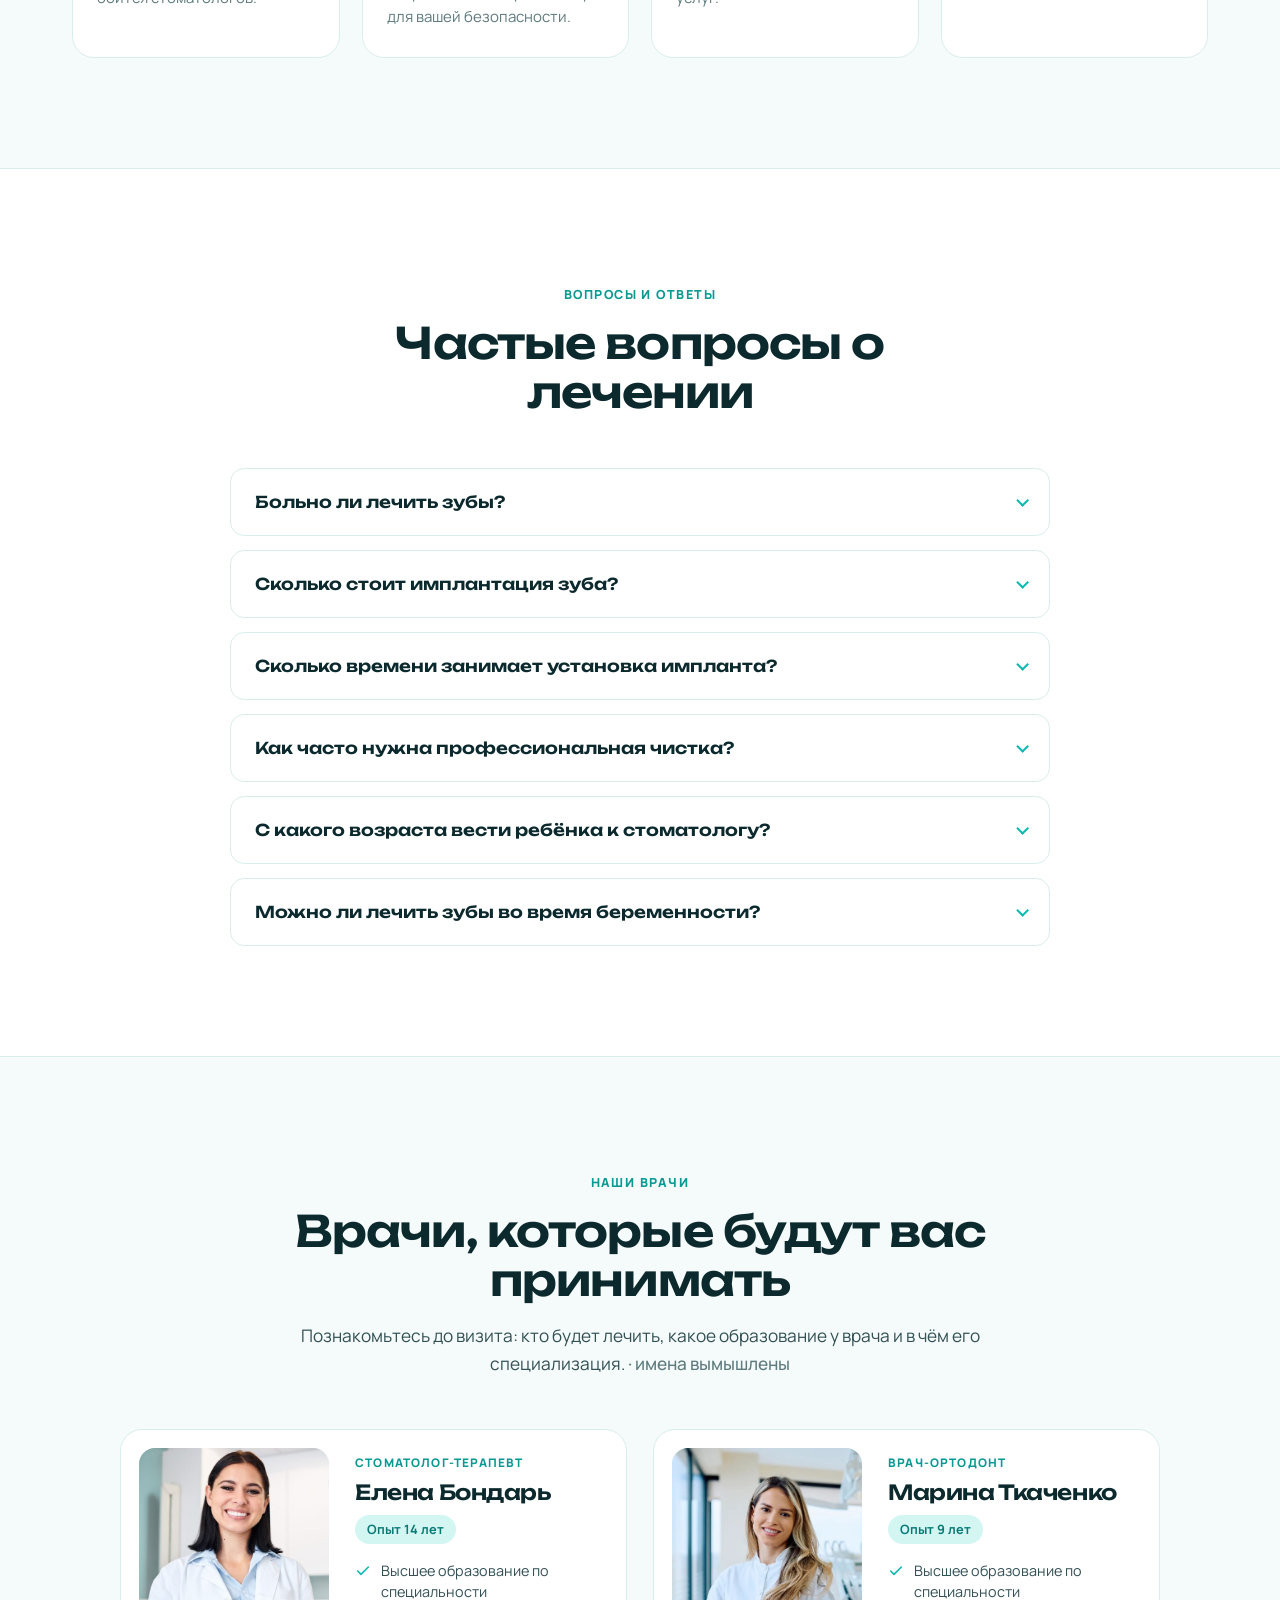
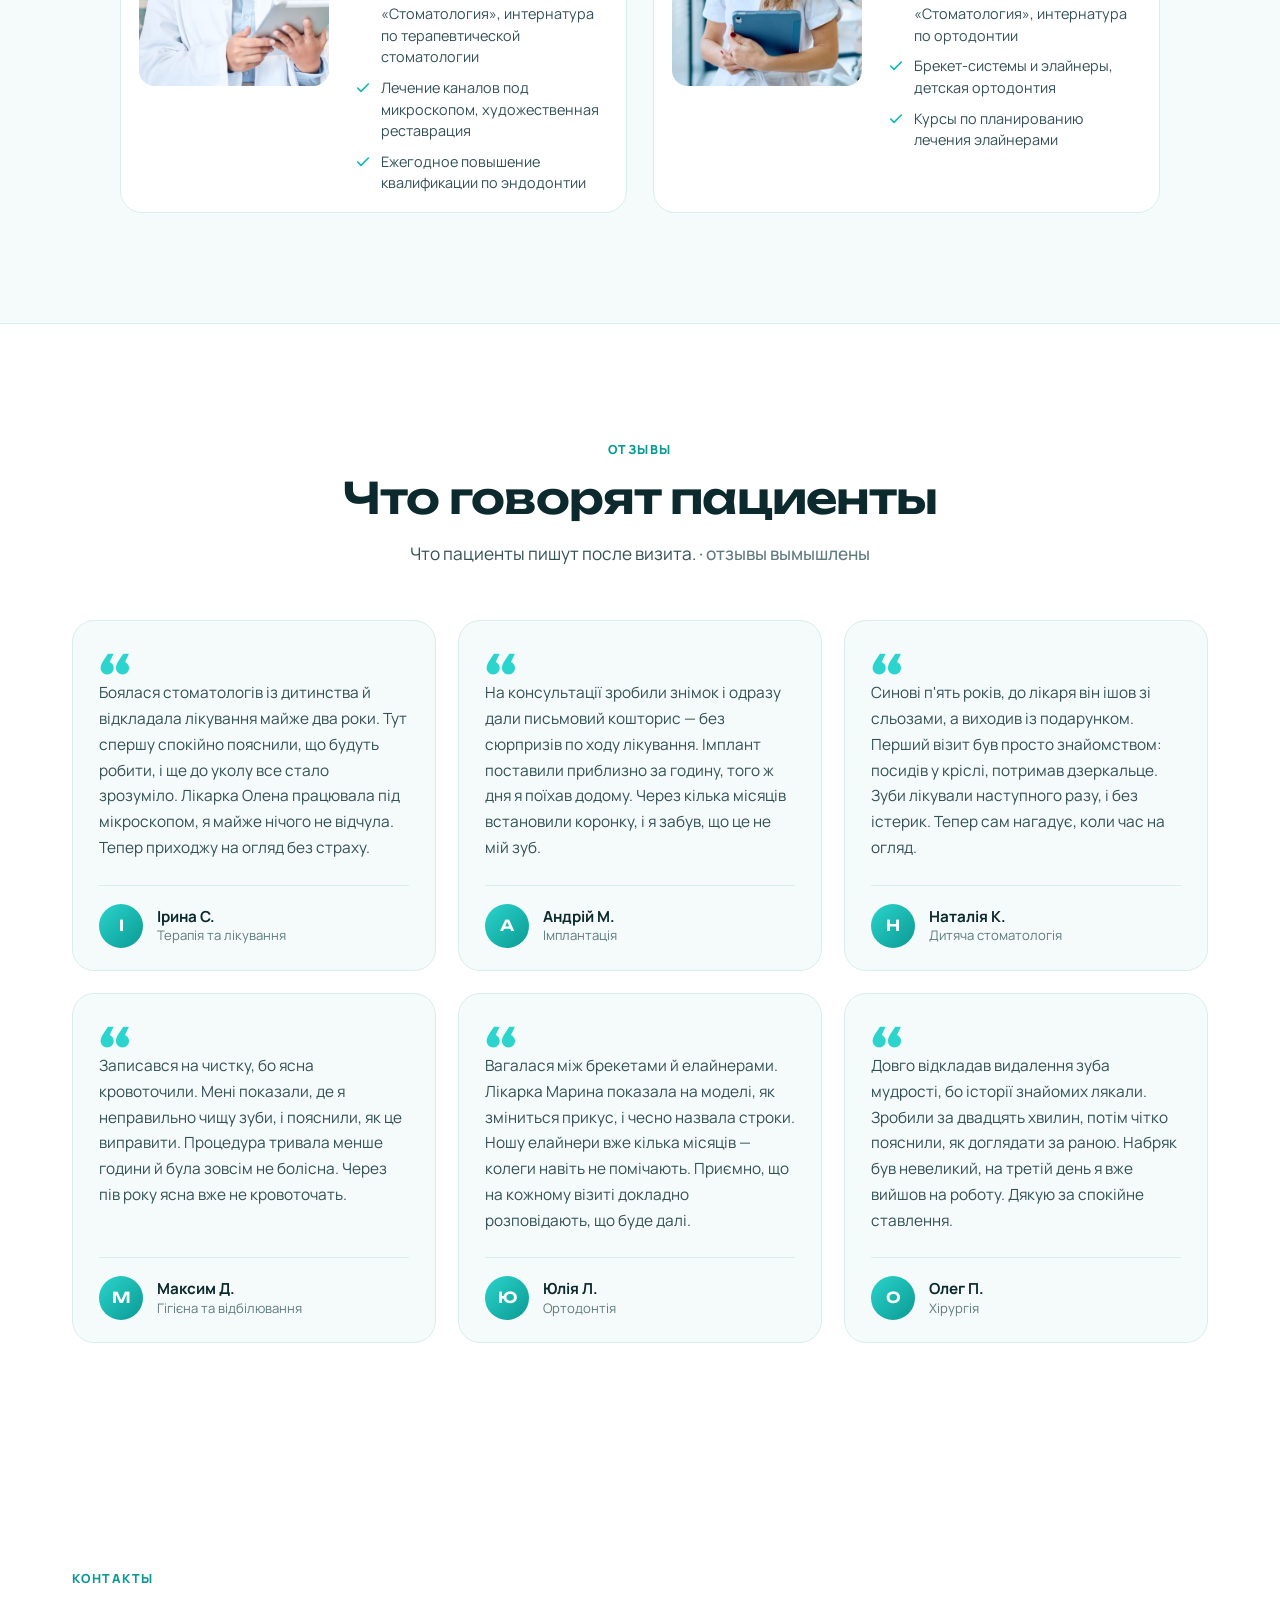
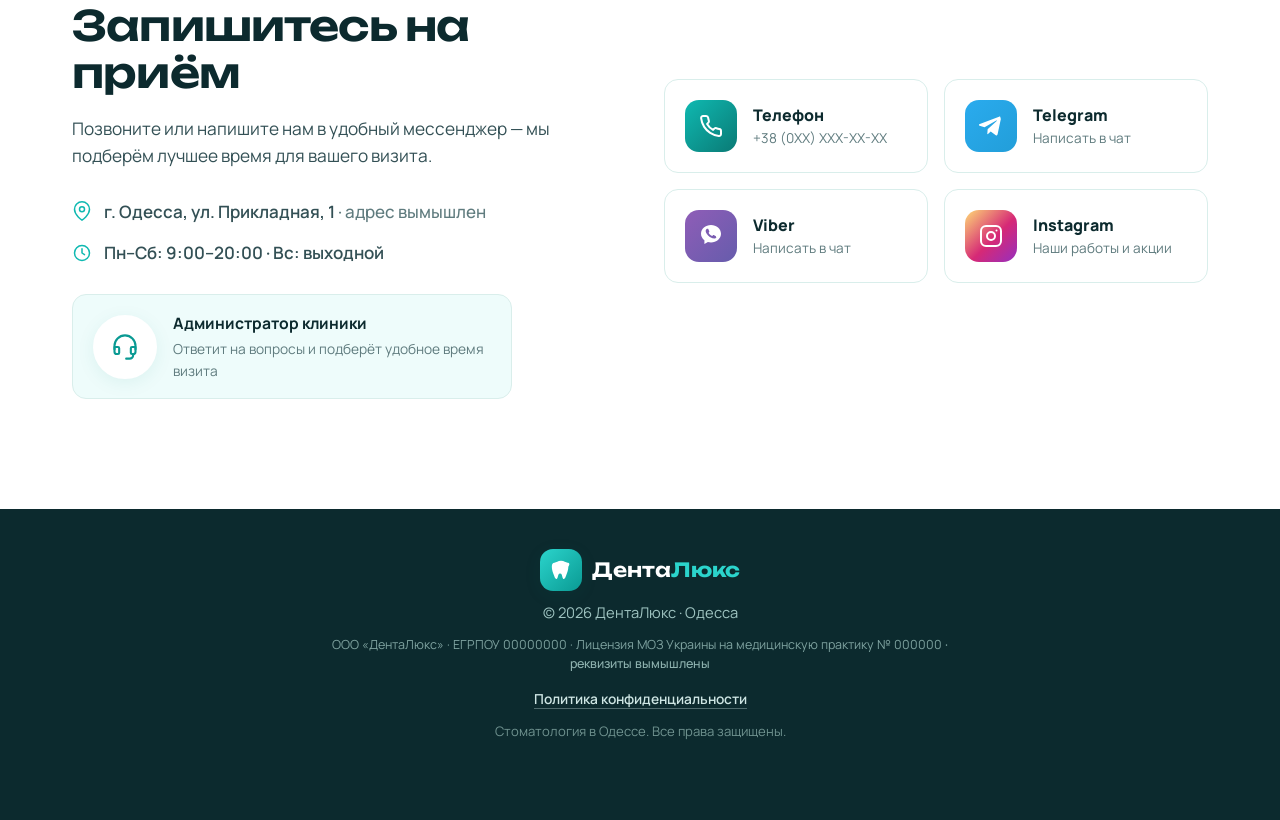
<file: ru/index.html>
<!DOCTYPE html>
<html lang="ru" data-demo>
<head>
  <meta charset="UTF-8" />
  <meta name="viewport" content="width=device-width, initial-scale=1.0" />

  <!-- ===== SEO ===== -->
  <title>Стоматология в Одессе — ДентаЛюкс | Имплантация, гигиена</title>
  <meta name="description" content="Стоматология в Одессе: лечение без боли, имплантация, протезирование, детская стоматология. Бесплатная консультация. Звоните: +38 (0XX) XXX-XX-XX" />
  <meta name="keywords" content="стоматология Одесса, стоматолог Одесса, имплантация зубов Одесса, лечение зубов Одесса, протезирование Одесса, детская стоматология Одесса" />
  <!-- Демо / портфоліо: вигадана клініка — тримаємо сторінку поза пошуком.
       Для бойового запуску: index, follow + приберіть data-demo з <html>. -->
  <meta name="robots" content="noindex, nofollow" />
  <meta name="author" content="ДентаЛюкс" />
  <meta name="theme-color" content="#0fb9b1" />

  <!-- ===== Canonical & hreflang (демо-домен GitHub Pages; замініть на свій при переїзді на бойовий хостинг) ===== -->
  <link rel="canonical" href="https://yanisdigital.github.io/case-stomatology-Odesa/ru/" />
  <link rel="alternate" hreflang="uk" href="https://yanisdigital.github.io/case-stomatology-Odesa/" />
  <link rel="alternate" hreflang="ru" href="https://yanisdigital.github.io/case-stomatology-Odesa/ru/" />
  <link rel="alternate" hreflang="x-default" href="https://yanisdigital.github.io/case-stomatology-Odesa/" />

  <!-- ===== Open Graph (Telegram / Viber / Facebook) ===== -->
  <meta property="og:type" content="website" />
  <meta property="og:site_name" content="ДентаЛюкс" />
  <meta property="og:title" content="Стоматология в Одессе — ДентаЛюкс" />
  <meta property="og:description" content="Лечение без боли, имплантация, протезирование, детская стоматология. Бесплатная консультация." />
  <meta property="og:url" content="https://yanisdigital.github.io/case-stomatology-Odesa/ru/" />
  <meta property="og:image" content="https://yanisdigital.github.io/case-stomatology-Odesa/assets/img/og-image.png" />
  <meta property="og:image:width" content="1200" />
  <meta property="og:image:height" content="630" />
  <meta property="og:locale" content="ru_RU" />
  <meta property="og:locale:alternate" content="uk_UA" />

  <!-- ===== Twitter ===== -->
  <meta name="twitter:card" content="summary_large_image" />
  <meta name="twitter:title" content="Стоматология в Одессе — ДентаЛюкс" />
  <meta name="twitter:description" content="Лечение без боли, имплантация, протезирование, детская стоматология. Бесплатная консультация." />
  <meta name="twitter:image" content="https://yanisdigital.github.io/case-stomatology-Odesa/assets/img/og-image.png" />

  <!-- ===== Favicons ===== -->
  <link rel="icon" href="../favicon.ico" sizes="any" />
  <link rel="icon" type="image/svg+xml" href="../assets/img/favicon.svg" />
  <link rel="apple-touch-icon" href="../assets/img/favicon.svg" />

  <!-- ===== Fonts ===== -->
  <link rel="preconnect" href="https://fonts.googleapis.com" />
  <link rel="preconnect" href="https://fonts.gstatic.com" crossorigin />
  <link href="https://fonts.googleapis.com/css2?family=Manrope:wght@400;500;600;700;800&family=Unbounded:wght@500;600;700&display=swap" rel="stylesheet" />

  <!-- ===== Styles ===== -->
  <!-- ?v= — версия для сброса кеша браузера после обновлений -->
  <link rel="stylesheet" href="../assets/css/style.css?v=11" />

  <!-- ===== Structured data: LocalBusiness ===== -->
  <script type="application/ld+json">
  {
    "@context": "https://schema.org",
    "@type": "Dentist",
    "name": "ДентаЛюкс",
    "image": "https://yanisdigital.github.io/case-stomatology-Odesa/assets/img/og-image.png",
    "url": "https://yanisdigital.github.io/case-stomatology-Odesa/ru/",
    "telephone": "+380000000000",
    "priceRange": "$$",
    "employee": [
      { "@type": "Person", "name": "Елена Бондарь", "jobTitle": "Стоматолог-терапевт" },
      { "@type": "Person", "name": "Марина Ткаченко", "jobTitle": "Врач-ортодонт" }
    ],
    "address": {
      "@type": "PostalAddress",
      "streetAddress": "ул. Прикладная, 1",
      "addressLocality": "Одесса",
      "addressRegion": "Одесская область",
      "postalCode": "65000",
      "addressCountry": "UA"
    },
    "openingHoursSpecification": [{
      "@type": "OpeningHoursSpecification",
      "dayOfWeek": ["Monday","Tuesday","Wednesday","Thursday","Friday","Saturday"],
      "opens": "09:00",
      "closes": "20:00"
    }]
  }
  </script>
</head>

<body>
  <!-- ================= HEADER ================= -->
  <header class="site-header" id="top">
    <div class="container header__inner">
      <a class="logo" href="#top" aria-label="ДентаЛюкс">
        <span class="logo__mark" aria-hidden="true">
          <svg viewBox="0 0 24 24" width="26" height="26" fill="currentColor">
            <path d="M12 2C8.5 2 7 4 4.8 4 3 4 2 5.6 2 8.4c0 3.2 1.2 6.4 2.3 9.4.7 1.9 1.3 4 2.6 4 1.5 0 1.5-3 2.4-5 .3-.7.8-1.1 1.7-1.1s1.4.4 1.7 1.1c.9 2 .9 5 2.4 5 1.3 0 1.9-2.1 2.6-4 1.1-3 2.3-6.2 2.3-9.4C22 5.6 21 4 19.2 4 17 4 15.5 2 12 2Z"/>
          </svg>
        </span>
        <span class="logo__text">Дента<strong>Люкс</strong></span>
      </a>

      <div class="header__right">
        <a class="header__cta" data-contact href="tel:+380000000000">Записаться</a>
        <div class="lang-switch" role="group" aria-label="Переключатель языка">
          <a href="../" class="lang-btn">UA</a>
          <a href="./" class="lang-btn is-active" aria-current="page">RU</a>
        </div>
      </div>
    </div>
  </header>

  <main>
    <!-- ================= HERO ================= -->
    <section class="hero">
      <div class="hero__bg" aria-hidden="true">
        <span class="blob blob--1"></span>
        <span class="blob blob--2"></span>
        <span class="grid-overlay"></span>
      </div>

      <div class="container hero__inner">
        <div class="hero__content">
          <span class="badge">
            <svg viewBox="0 0 24 24" width="16" height="16" fill="none" stroke="currentColor" stroke-width="2" stroke-linecap="round" stroke-linejoin="round"><path d="M20 6 9 17l-5-5"/></svg>
            <span>Стоматология в Одессе</span>
          </span>

          <h1 class="hero__title">Стоматология в Одессе, которой <span class="accent">доверяют</span></h1>
          <p class="hero__slogan">Современное лечение без боли, бережное отношение и честные цены. Заботимся о вашей улыбке каждый день.</p>

          <div class="hero__actions">
            <a class="btn btn--primary" data-contact href="tel:+380000000000">
              <svg viewBox="0 0 24 24" width="20" height="20" fill="none" stroke="currentColor" stroke-width="2" stroke-linecap="round" stroke-linejoin="round"><path d="M22 16.92v3a2 2 0 0 1-2.18 2 19.79 19.79 0 0 1-8.63-3.07 19.5 19.5 0 0 1-6-6 19.79 19.79 0 0 1-3.07-8.67A2 2 0 0 1 4.11 2h3a2 2 0 0 1 2 1.72c.13.96.36 1.9.7 2.81a2 2 0 0 1-.45 2.11L8.09 9.91a16 16 0 0 0 6 6l1.27-1.27a2 2 0 0 1 2.11-.45c.9.34 1.85.57 2.81.7A2 2 0 0 1 22 16.92Z"/></svg>
              <span>Позвонить</span>
            </a>
            <a class="btn btn--ghost" href="#contacts">Контакты и адрес</a>
          </div>

          <ul class="hero__stats">
            <li><strong data-count="15" data-suffix="+">15+</strong><span>лет опыта</span></li>
            <li><strong data-count="30000" data-suffix="+">30 000+</strong><span>довольных пациентов</span></li>
            <li><strong data-count="100" data-suffix="%">100%</strong><span>стерильность</span></li>
          </ul>
        </div>

        <div class="hero__visual">
          <div class="hero__photo">
            <img src="../assets/img/doctor-1.jpg" width="568" height="683"
                 alt="Врач-стоматолог клиники ДентаЛюкс"
                 fetchpriority="high" />
          </div>
          <div class="hero__card">
            <span class="hero__card-icon">
              <svg viewBox="0 0 24 24" width="40" height="40" fill="currentColor"><path d="M12 2C8.5 2 7 4 4.8 4 3 4 2 5.6 2 8.4c0 3.2 1.2 6.4 2.3 9.4.7 1.9 1.3 4 2.6 4 1.5 0 1.5-3 2.4-5 .3-.7.8-1.1 1.7-1.1s1.4.4 1.7 1.1c.9 2 .9 5 2.4 5 1.3 0 1.9-2.1 2.6-4 1.1-3 2.3-6.2 2.3-9.4C22 5.6 21 4 19.2 4 17 4 15.5 2 12 2Z"/></svg>
            </span>
            <p class="hero__card-title">Бесплатная консультация</p>
            <p class="hero__card-sub">Первый осмотр и план лечения — в подарок</p>
          </div>
        </div>
      </div>
    </section>

    <!-- ================= ABOUT / SERVICES ================= -->
    <section class="section" id="about">
      <div class="container">
        <div class="section__head">
          <span class="eyebrow">О нас</span>
          <h2 class="section__title">Стоматология полного цикла в сердце Одессы</h2>
          <p class="section__lead">Мы объединяем опытных врачей, современное оборудование и индивидуальный подход к каждому пациенту. От профилактики до сложной имплантации — всё в одном месте.</p>
        </div>

        <div class="about-media">
          <figure class="about-media__item">
            <img src="../assets/img/clinic-xray.jpg" width="900" height="1350" loading="lazy"
                 alt="Врачи ДентаЛюкс анализируют рентгеновский снимок" />
            <figcaption>Цифровая диагностика и чёткий план лечения</figcaption>
          </figure>
          <figure class="about-media__item">
            <img src="../assets/img/clinic-care.jpg?v=2" width="900" height="809" loading="lazy"
                 alt="Деликатное лечение зубов в клинике ДентаЛюкс" />
            <figcaption>Деликатное лечение на современном оборудовании</figcaption>
          </figure>
        </div>

        <div class="services">
          <article class="service-card">
            <span class="service-card__icon">
              <svg viewBox="0 0 24 24" width="28" height="28" fill="none" stroke="currentColor" stroke-width="1.8" stroke-linecap="round" stroke-linejoin="round"><path d="M12 2C8.5 2 7 4 4.8 4 3 4 2 5.6 2 8.4c0 3.2 1.2 6.4 2.3 9.4.7 1.9 1.3 4 2.6 4 1.5 0 1.5-3 2.4-5 .3-.7.8-1.1 1.7-1.1s1.4.4 1.7 1.1c.9 2 .9 5 2.4 5 1.3 0 1.9-2.1 2.6-4 1.1-3 2.3-6.2 2.3-9.4C22 5.6 21 4 19.2 4 17 4 15.5 2 12 2Z"/></svg>
            </span>
            <h3>Терапия и лечение</h3>
            <p>Лечим кариес, пульпит и периодонтит на любой стадии. Работаем под увеличением, поэтому видим даже микротрещины и скрытые каналы — это снижает риск повторного лечения. Пломбируем фотополимерами, которые подбираем под оттенок вашей эмали, так что реставрация остаётся незаметной.</p>
            <details class="svc-more">
              <summary>Как проходит приём</summary>
              <p>Сначала осмотр и прицельный снимок, чтобы увидеть глубину поражения. Затем анестезия, очистка каналов и герметичное пломбирование. Неосложнённый кариес лечим за один визит, пульпит — обычно за два. В конце полировка и контрольный снимок. Гарантию на работу фиксируем письменно.</p>
            </details>
            <img class="service-card__art" src="../assets/img/tooth-fix.svg" width="400" height="382"
                 loading="lazy" alt="" aria-hidden="true" />
          </article>

          <article class="service-card">
            <span class="service-card__icon">
              <svg viewBox="0 0 24 24" width="28" height="28" fill="none" stroke="currentColor" stroke-width="1.8" stroke-linecap="round" stroke-linejoin="round"><path d="M12 2v20M2 12h20" transform="rotate(45 12 12)"/><circle cx="12" cy="12" r="9"/></svg>
            </span>
            <h3>Имплантация</h3>
            <p>Восстанавливаем утраченные зубы имплантами — без обточки соседних, как это требуется для мостовидного протеза. Используем системы с длительными клиническими исследованиями и официальной гарантией производителя. Титановый корень приживается в кости и держит жевательную нагрузку наравне с собственным зубом.</p>
            <details class="svc-more">
              <summary>Этапы и сроки</summary>
              <p>Начинаем с 3D-диагностики: оцениваем объём кости и расположение нервов, планируем позицию импланта. Установка занимает около часа под местной анестезией. Далее 3–6 месяцев на приживление, после чего фиксируем коронку. При достаточном объёме кости возможна одномоментная имплантация сразу после удаления.</p>
            </details>
            <img class="service-card__art" src="../assets/img/tooth-implant.svg" width="400" height="382"
                 loading="lazy" alt="" aria-hidden="true" />
          </article>

          <article class="service-card">
            <span class="service-card__icon">
              <svg viewBox="0 0 24 24" width="28" height="28" fill="none" stroke="currentColor" stroke-width="1.8" stroke-linecap="round" stroke-linejoin="round"><path d="M3 7h18M3 12h18M3 17h18"/></svg>
            </span>
            <h3>Протезирование</h3>
            <p>Возвращаем жевательную функцию и эстетику: коронки, виниры, мостовидные и съёмные протезы. Каркасы изготавливаем из диоксида циркония и керамики — они не дают серой полоски у десны и не темнеют со временем. Оттенок подбираем по шкале под соседние зубы.</p>
            <details class="svc-more">
              <summary>Как подбираем конструкцию</summary>
              <p>На консультации оцениваем состояние опорных зубов и прикус, снимаем цифровой слепок — без неудобных ложек с массой. Работу изготавливает зуботехническая лаборатория, при необходимости примеряем и корректируем. От слепка до готовой коронки обычно 7–14 дней; на это время устанавливаем временную.</p>
            </details>
            <img class="service-card__art" src="../assets/img/tooth-crown.svg" width="400" height="382"
                 loading="lazy" alt="" aria-hidden="true" />
          </article>

          <article class="service-card">
            <span class="service-card__icon">
              <svg viewBox="0 0 24 24" width="28" height="28" fill="none" stroke="currentColor" stroke-width="1.8" stroke-linecap="round" stroke-linejoin="round"><path d="M9 11a3 3 0 1 0 6 0 3 3 0 0 0-6 0Z"/><path d="M12 2v3M12 19v3M2 12h3M19 12h3"/></svg>
            </span>
            <h3>Гигиена и отбеливание</h3>
            <p>Профессиональная чистка снимает то, что не берёт щётка: наддесневой и поддесневой камень, налёт от кофе, чая и табака. Это основная профилактика кариеса и кровоточивости дёсен. Отбеливание проводим только на здоровых зубах — после санации полости рта.</p>
            <details class="svc-more">
              <summary>Что входит в процедуру</summary>
              <p>Ультразвук снимает камень, Air Flow вымывает пигментированный налёт из межзубных промежутков, далее полировка пастой и покрытие фтором для снижения чувствительности. Процедура занимает 40–60 минут. Повторять советуем каждые шесть месяцев, курящим и владельцам брекетов — чаще.</p>
            </details>
            <img class="service-card__art" src="../assets/img/tooth-brush.svg" width="400" height="382"
                 loading="lazy" alt="" aria-hidden="true" />
          </article>

          <article class="service-card service-card--kids">
            <span class="service-card__icon">
              <svg viewBox="0 0 24 24" width="28" height="28" fill="none" stroke="currentColor" stroke-width="1.8" stroke-linecap="round" stroke-linejoin="round"><path d="M12 21s-6.5-4.35-9-8.5C1.5 9 3 5 6.5 5 9 5 12 8 12 8s3-3 5.5-3C21 5 22.5 9 21 12.5 18.5 16.65 12 21 12 21Z"/></svg>
            </span>
            <h3>Детская стоматология</h3>
            <p>Первый визит делаем знакомством, а не лечением: ребёнок садится в кресло, держит зеркальце, привыкает к кабинету. Лечим молочные зубы — от их состояния зависит, как будут прорезываться постоянные. Цветные пломбы дети выбирают сами, и это заметно снижает тревогу.</p>
            <details class="svc-more">
              <summary>Профилактика для детей</summary>
              <p>Делаем герметизацию фиссур — запечатываем природные бороздки жевательных зубов, где чаще всего задерживаются остатки пищи. Проводим реминерализацию и фторирование эмали, учим чистить зубы на модели. Первый осмотр советуем после появления первых зубов, далее — раз в полгода.</p>
            </details>
            <img class="service-card__art" src="../assets/img/tooth-rope.png" width="640" height="612"
                 loading="lazy" alt="" aria-hidden="true" />
          </article>

          <article class="service-card">
            <span class="service-card__icon">
              <svg viewBox="0 0 24 24" width="28" height="28" fill="none" stroke="currentColor" stroke-width="1.8" stroke-linecap="round" stroke-linejoin="round"><rect x="4" y="4" width="16" height="16" rx="4"/><path d="M8 12h8M12 8v8"/></svg>
            </span>
            <h3>Хирургия и ортодонтия</h3>
            <p>Удаляем зубы, в том числе ретинированные восьмёрки, атравматично — сохраняя кость для будущей имплантации. Исправляем прикус брекетами или прозрачными элайнерами: ровные зубы легче чистить, они равномерно распределяют жевательную нагрузку и меньше скалываются.</p>
            <details class="svc-more">
              <summary>Сроки лечения прикуса</summary>
              <p>Ортодонтическое лечение начинаем с диагностики: снимок, фотопротокол, расчёт модели. Брекеты носят в среднем 1,5–2 года, элайнеры — от шести месяцев при незначительных отклонениях. После снятия обязателен ретейнер, чтобы зубы не вернулись в прежнее положение.</p>
            </details>
            <img class="service-card__art" src="../assets/img/tooth-braces.svg" width="400" height="382"
                 loading="lazy" alt="" aria-hidden="true" />
          </article>
        </div>
      </div>
    </section>

    <!-- ================= WHY US ================= -->
    <section class="section section--alt" id="why">
      <div class="container">
        <div class="section__head">
          <span class="eyebrow">Почему мы</span>
          <h2 class="section__title">Причины выбрать ДентаЛюкс</h2>
        </div>
        <div class="features">
          <div class="feature">
            <span class="feature__num">01</span>
            <h3>Лечение без боли</h3>
            <p>Современная анестезия и деликатные методики — комфортно даже тем, кто боится стоматологов.</p>
          </div>
          <div class="feature">
            <span class="feature__num">02</span>
            <h3>Полная стерильность</h3>
            <p>Строгий контроль инфекций, одноразовые наборы и современные стерилизаторы для вашей безопасности.</p>
          </div>
          <div class="feature">
            <span class="feature__num">03</span>
            <h3>Честные цены</h3>
            <p>Прозрачная смета до начала лечения, без скрытых платежей и навязанных услуг.</p>
          </div>
          <div class="feature">
            <span class="feature__num">04</span>
            <h3>Опытная команда</h3>
            <p>Врачи с многолетним опытом, постоянно повышающие квалификацию.</p>
          </div>
        </div>
      </div>
    </section>

    <!-- ================= FAQ ================= -->
    <section class="section" id="faq">
      <div class="container">
        <div class="section__head">
          <span class="eyebrow">Вопросы и ответы</span>
          <h2 class="section__title">Частые вопросы о лечении</h2>
        </div>

        <div class="faq">
          <details class="faq__item">
            <summary class="faq__q">Больно ли лечить зубы?</summary>
            <div class="faq__a">Нет. Перед любым вмешательством делаем аппликационную анестезию — место укола обезболиваем гелем, так что самого укола вы не почувствуете. Дальше действует основная анестезия, и лечение проходит комфортно. Если вы боитесь стоматологов, скажите об этом администратору при записи: выделим больше времени на приём и будем работать в удобном для вас темпе.</div>
          </details>
          <details class="faq__item">
            <summary class="faq__q">Сколько стоит имплантация зуба?</summary>
            <div class="faq__a">Цена зависит от выбранной системы импланта, необходимости костной пластики и типа коронки. Назвать сумму «на глаз» невозможно — сначала нужен снимок. На бесплатной консультации мы проведём диагностику и выдадим письменную смету с фиксированной суммой: в процессе лечения она не меняется.</div>
          </details>
          <details class="faq__item">
            <summary class="faq__q">Сколько времени занимает установка импланта?</summary>
            <div class="faq__a">Сама операция занимает около часа под местной анестезией, в тот же день вы уходите домой. Дальше имплант приживается 3–6 месяцев в зависимости от плотности кости, и только после этого фиксируется постоянная коронка. На период приживления при необходимости ставим временную конструкцию, чтобы не было заметного пробела.</div>
          </details>
          <details class="faq__item">
            <summary class="faq__q">Как часто нужна профессиональная чистка?</summary>
            <div class="faq__a">Раз в шесть месяцев для большинства пациентов. Чаще — если вы курите, пьёте много кофе, носите брекеты или склонны к образованию камня. Регулярная гигиена обходится значительно дешевле, чем лечение кариеса, который развивается как раз под налётом.</div>
          </details>
          <details class="faq__item">
            <summary class="faq__q">С какого возраста вести ребёнка к стоматологу?</summary>
            <div class="faq__a">Первый осмотр — после прорезывания первых зубов, примерно в год. Это не лечение, а знакомство: врач проверяет прикус и состояние эмали, показывает родителям, как чистить зубы ребёнку. Далее — раз в полгода. Ранние визиты формируют спокойное отношение к стоматологу на всю жизнь.</div>
          </details>
          <details class="faq__item">
            <summary class="faq__q">Можно ли лечить зубы во время беременности?</summary>
            <div class="faq__a">Да, и даже нужно: очаг инфекции во рту опаснее самого лечения. Оптимальный период — второй триместр. Используем анестетики, разрешённые беременным, и защитный фартук при снимках. Обязательно предупредите врача о сроке беременности на консультации.</div>
          </details>
        </div>
      </div>
    </section>

    <!-- ================= TEAM ================= -->
    <section class="section section--alt" id="team">
      <div class="container">
        <div class="section__head">
          <span class="eyebrow">Наши врачи</span>
          <h2 class="section__title">Врачи, которые будут вас принимать</h2>
          <p class="section__lead">Познакомьтесь до визита: кто будет лечить, какое образование у врача и в чём его специализация. <span class="demo-note">· имена вымышлены</span></p>
        </div>

        <div class="team">
          <article class="doctor">
            <div class="doctor__photo">
              <img src="../assets/img/doctor-1.jpg" width="568" height="683" loading="lazy"
                   alt="Елена Бондарь, стоматолог-терапевт" />
            </div>
            <div class="doctor__body">
              <span class="doctor__role">Стоматолог-терапевт</span>
              <h3 class="doctor__name">Елена Бондарь</h3>
              <span class="doctor__exp">Опыт 14 лет</span>
              <ul class="doctor__creds">
                <li><svg viewBox="0 0 24 24" width="16" height="16" fill="none" stroke="currentColor" stroke-width="2.4" stroke-linecap="round" stroke-linejoin="round" aria-hidden="true"><path d="M20 6 9 17l-5-5"/></svg><span>Высшее образование по специальности «Стоматология», интернатура по терапевтической стоматологии</span></li>
                <li><svg viewBox="0 0 24 24" width="16" height="16" fill="none" stroke="currentColor" stroke-width="2.4" stroke-linecap="round" stroke-linejoin="round" aria-hidden="true"><path d="M20 6 9 17l-5-5"/></svg><span>Лечение каналов под микроскопом, художественная реставрация</span></li>
                <li><svg viewBox="0 0 24 24" width="16" height="16" fill="none" stroke="currentColor" stroke-width="2.4" stroke-linecap="round" stroke-linejoin="round" aria-hidden="true"><path d="M20 6 9 17l-5-5"/></svg><span>Ежегодное повышение квалификации по эндодонтии</span></li>
              </ul>
            </div>
          </article>
          <article class="doctor">
            <div class="doctor__photo">
              <img src="../assets/img/doctor-2.jpg" width="515" height="575" loading="lazy"
                   alt="Марина Ткаченко, врач-ортодонт" />
            </div>
            <div class="doctor__body">
              <span class="doctor__role">Врач-ортодонт</span>
              <h3 class="doctor__name">Марина Ткаченко</h3>
              <span class="doctor__exp">Опыт 9 лет</span>
              <ul class="doctor__creds">
                <li><svg viewBox="0 0 24 24" width="16" height="16" fill="none" stroke="currentColor" stroke-width="2.4" stroke-linecap="round" stroke-linejoin="round" aria-hidden="true"><path d="M20 6 9 17l-5-5"/></svg><span>Высшее образование по специальности «Стоматология», интернатура по ортодонтии</span></li>
                <li><svg viewBox="0 0 24 24" width="16" height="16" fill="none" stroke="currentColor" stroke-width="2.4" stroke-linecap="round" stroke-linejoin="round" aria-hidden="true"><path d="M20 6 9 17l-5-5"/></svg><span>Брекет-системы и элайнеры, детская ортодонтия</span></li>
                <li><svg viewBox="0 0 24 24" width="16" height="16" fill="none" stroke="currentColor" stroke-width="2.4" stroke-linecap="round" stroke-linejoin="round" aria-hidden="true"><path d="M20 6 9 17l-5-5"/></svg><span>Курсы по планированию лечения элайнерами</span></li>
              </ul>
            </div>
          </article>
        </div>
      </div>
    </section>

    <!-- ================= REVIEWS ================= -->
    <section class="section" id="reviews">
      <div class="container">
        <div class="section__head">
          <span class="eyebrow">Отзывы</span>
          <h2 class="section__title">Что говорят пациенты</h2>
          <p class="section__lead">Что пациенты пишут после визита. <span class="demo-note">· отзывы вымышлены</span></p>
        </div>

        <div class="reviews" lang="uk">
          <figure class="review">
            <blockquote><p>Боялася стоматологів із дитинства й відкладала лікування майже два роки. Тут спершу спокійно пояснили, що будуть робити, і ще до уколу все стало зрозуміло. Лікарка Олена працювала під мікроскопом, я майже нічого не відчула. Тепер приходжу на огляд без страху.</p></blockquote>
            <figcaption>
              <span class="review__avatar" aria-hidden="true">І</span>
              <span class="review__who"><strong>Ірина С.</strong><span>Терапія та лікування</span></span>
            </figcaption>
          </figure>
          <figure class="review">
            <blockquote><p>На консультації зробили знімок і одразу дали письмовий кошторис — без сюрпризів по ходу лікування. Імплант поставили приблизно за годину, того ж дня я поїхав додому. Через кілька місяців встановили коронку, і я забув, що це не мій зуб.</p></blockquote>
            <figcaption>
              <span class="review__avatar" aria-hidden="true">А</span>
              <span class="review__who"><strong>Андрій М.</strong><span>Імплантація</span></span>
            </figcaption>
          </figure>
          <figure class="review">
            <blockquote><p>Синові п'ять років, до лікаря він ішов зі сльозами, а виходив із подарунком. Перший візит був просто знайомством: посидів у кріслі, потримав дзеркальце. Зуби лікували наступного разу, і без істерик. Тепер сам нагадує, коли час на огляд.</p></blockquote>
            <figcaption>
              <span class="review__avatar" aria-hidden="true">Н</span>
              <span class="review__who"><strong>Наталія К.</strong><span>Дитяча стоматологія</span></span>
            </figcaption>
          </figure>
          <figure class="review">
            <blockquote><p>Записався на чистку, бо ясна кровоточили. Мені показали, де я неправильно чищу зуби, і пояснили, як це виправити. Процедура тривала менше години й була зовсім не болісна. Через пів року ясна вже не кровоточать.</p></blockquote>
            <figcaption>
              <span class="review__avatar" aria-hidden="true">М</span>
              <span class="review__who"><strong>Максим Д.</strong><span>Гігієна та відбілювання</span></span>
            </figcaption>
          </figure>
          <figure class="review">
            <blockquote><p>Вагалася між брекетами й елайнерами. Лікарка Марина показала на моделі, як зміниться прикус, і чесно назвала строки. Ношу елайнери вже кілька місяців — колеги навіть не помічають. Приємно, що на кожному візиті докладно розповідають, що буде далі.</p></blockquote>
            <figcaption>
              <span class="review__avatar" aria-hidden="true">Ю</span>
              <span class="review__who"><strong>Юлія Л.</strong><span>Ортодонтія</span></span>
            </figcaption>
          </figure>
          <figure class="review">
            <blockquote><p>Довго відкладав видалення зуба мудрості, бо історії знайомих лякали. Зробили за двадцять хвилин, потім чітко пояснили, як доглядати за раною. Набряк був невеликий, на третій день я вже вийшов на роботу. Дякую за спокійне ставлення.</p></blockquote>
            <figcaption>
              <span class="review__avatar" aria-hidden="true">О</span>
              <span class="review__who"><strong>Олег П.</strong><span>Хірургія</span></span>
            </figcaption>
          </figure>
        </div>
      </div>
    </section>

    <!-- ================= CONTACTS ================= -->
    <section class="section" id="contacts">
      <div class="container">
        <div class="contacts">
          <div class="contacts__info">
            <span class="eyebrow">Контакты</span>
            <h2 class="section__title">Запишитесь на приём</h2>
            <p class="section__lead">Позвоните или напишите нам в удобный мессенджер — мы подберём лучшее время для вашего визита.</p>

            <ul class="contacts__meta">
              <li>
                <svg viewBox="0 0 24 24" width="20" height="20" fill="none" stroke="currentColor" stroke-width="1.8" stroke-linecap="round" stroke-linejoin="round"><path d="M21 10c0 7-9 13-9 13s-9-6-9-13a9 9 0 0 1 18 0Z"/><circle cx="12" cy="10" r="3"/></svg>
                <span>г. Одесса, ул. Прикладная, 1 <span class="demo-note">· адрес вымышлен</span></span>
              </li>
              <li>
                <svg viewBox="0 0 24 24" width="20" height="20" fill="none" stroke="currentColor" stroke-width="1.8" stroke-linecap="round" stroke-linejoin="round"><circle cx="12" cy="12" r="9"/><path d="M12 7v5l3 2"/></svg>
                <span>Пн–Сб: 9:00–20:00 · Вс: выходной</span>
              </li>
            </ul>

            <div class="contacts__person">
              <span class="contacts__person-icon" aria-hidden="true"><svg viewBox="0 0 24 24" width="28" height="28" fill="none" stroke="currentColor" stroke-width="1.8" stroke-linecap="round" stroke-linejoin="round"><path d="M3 14v-3a9 9 0 0 1 18 0v3"/><path d="M21 16a2 2 0 0 1-2 2h-1a1 1 0 0 1-1-1v-4a1 1 0 0 1 1-1h3v4Z"/><path d="M3 16a2 2 0 0 0 2 2h1a1 1 0 0 0 1-1v-4a1 1 0 0 0-1-1H3v4Z"/><path d="M19 18v1a3 3 0 0 1-3 3h-3"/></svg></span>
              <div class="contacts__person-text">
                <strong>Администратор клиники</strong>
                <span>Ответит на вопросы и подберёт удобное время визита</span>
              </div>
            </div>
          </div>

          <div class="contacts__channels">
            <!-- Телефон -->
            <a class="channel channel--phone" data-contact href="tel:+380000000000">
              <span class="channel__icon">
                <svg viewBox="0 0 24 24" width="24" height="24" fill="none" stroke="currentColor" stroke-width="2" stroke-linecap="round" stroke-linejoin="round"><path d="M22 16.92v3a2 2 0 0 1-2.18 2 19.79 19.79 0 0 1-8.63-3.07 19.5 19.5 0 0 1-6-6 19.79 19.79 0 0 1-3.07-8.67A2 2 0 0 1 4.11 2h3a2 2 0 0 1 2 1.72c.13.96.36 1.9.7 2.81a2 2 0 0 1-.45 2.11L8.09 9.91a16 16 0 0 0 6 6l1.27-1.27a2 2 0 0 1 2.11-.45c.9.34 1.85.57 2.81.7A2 2 0 0 1 22 16.92Z"/></svg>
              </span>
              <span class="channel__body">
                <span class="channel__label">Телефон</span>
                <span class="channel__value">+38 (0XX) XXX-XX-XX</span>
              </span>
            </a>

            <!-- Telegram -->
            <a class="channel channel--tg" data-contact href="https://t.me/yourchannel" target="_blank" rel="noopener">
              <span class="channel__icon">
                <svg viewBox="0 0 24 24" width="24" height="24" fill="currentColor"><path d="M21.94 4.6 18.6 20.3c-.25 1.1-.9 1.37-1.83.85l-5.05-3.72-2.44 2.35c-.27.27-.5.5-1 .5l.36-5.1 9.3-8.4c.4-.36-.09-.56-.62-.2L5.55 13.2.6 11.65c-1.08-.34-1.1-1.08.22-1.6l19.2-7.4c.9-.33 1.68.2 1.42 1.95Z"/></svg>
              </span>
              <span class="channel__body">
                <span class="channel__label">Telegram</span>
                <span class="channel__value">Написать в чат</span>
              </span>
            </a>

            <!-- Viber -->
            <a class="channel channel--viber" data-contact href="viber://chat?number=%2B380000000000" target="_blank" rel="noopener">
              <span class="channel__icon">
                <svg viewBox="0 0 24 24" width="24" height="24" fill="currentColor"><path d="M12 1C6.5 1 2 4.9 2 9.7c0 2.6 1.3 4.9 3.4 6.5v3.9l3.5-2c1 .2 2 .3 3.1.3 5.5 0 10-3.9 10-8.7S17.5 1 12 1Zm5.5 12.2c-.2.6-1.2 1.2-1.8 1.3-.5.1-1 .2-3.3-.7-2.8-1.1-4.5-3.9-4.7-4.1-.1-.2-1-1.4-1-2.6s.6-1.8.9-2c.2-.3.5-.3.7-.3h.5c.2 0 .4 0 .6.5l.8 2c.1.2.1.4 0 .6l-.4.5c-.1.2-.3.3-.1.6.1.3.7 1.1 1.4 1.7.9.8 1.6 1 1.9 1.2.2.1.4.1.5-.1l.6-.7c.2-.2.4-.2.6-.1l1.8.9c.3.1.4.2.5.3.1.3.1.6-.1 1Z"/></svg>
              </span>
              <span class="channel__body">
                <span class="channel__label">Viber</span>
                <span class="channel__value">Написать в чат</span>
              </span>
            </a>

            <!-- Instagram -->
            <a class="channel channel--ig" data-contact href="https://instagram.com/yourpage" target="_blank" rel="noopener">
              <span class="channel__icon">
                <svg viewBox="0 0 24 24" width="24" height="24" fill="none" stroke="currentColor" stroke-width="2" stroke-linecap="round" stroke-linejoin="round"><rect x="2" y="2" width="20" height="20" rx="5"/><circle cx="12" cy="12" r="4"/><circle cx="17.5" cy="6.5" r="1" fill="currentColor" stroke="none"/></svg>
              </span>
              <span class="channel__body">
                <span class="channel__label">Instagram</span>
                <span class="channel__value">Наши работы и акции</span>
              </span>
            </a>
          </div>
        </div>
      </div>
    </section>
  </main>

  <!-- ================= FOOTER ================= -->
  <footer class="site-footer">
    <div class="container footer__inner">
      <a class="logo logo--footer" href="#top">
        <span class="logo__mark" aria-hidden="true">
          <svg viewBox="0 0 24 24" width="22" height="22" fill="currentColor"><path d="M12 2C8.5 2 7 4 4.8 4 3 4 2 5.6 2 8.4c0 3.2 1.2 6.4 2.3 9.4.7 1.9 1.3 4 2.6 4 1.5 0 1.5-3 2.4-5 .3-.7.8-1.1 1.7-1.1s1.4.4 1.7 1.1c.9 2 .9 5 2.4 5 1.3 0 1.9-2.1 2.6-4 1.1-3 2.3-6.2 2.3-9.4C22 5.6 21 4 19.2 4 17 4 15.5 2 12 2Z"/></svg>
        </span>
        <span class="logo__text">Дента<strong>Люкс</strong></span>
      </a>
      <p class="footer__copy">© <span id="year">2026</span> ДентаЛюкс · <span>Одесса</span></p>
      <p class="footer__legal">ООО «ДентаЛюкс» · ЕГРПОУ 00000000 · Лицензия МОЗ Украины на медицинскую практику № 000000 <span class="demo-note">· реквизиты вымышлены</span></p>
      <p class="footer__links"><a href="privacy.html">Политика конфиденциальности</a></p>
      <p class="footer__note">Стоматология в Одессе. Все права защищены.</p>
    </div>
  </footer>

  <!-- Демо-банер: видно лише поки на <html> стоїть data-demo -->
  <div class="demo-banner" role="note" data-toast="Это демо: контакты не активны.">Демонстрационный сайт — портфолио-проект. Услуги не оказываются, клиника, врачи, отзывы и реквизиты вымышлены.</div>

  <script src="../assets/js/main.js?v=10"></script>
</body>
</html>
</file>
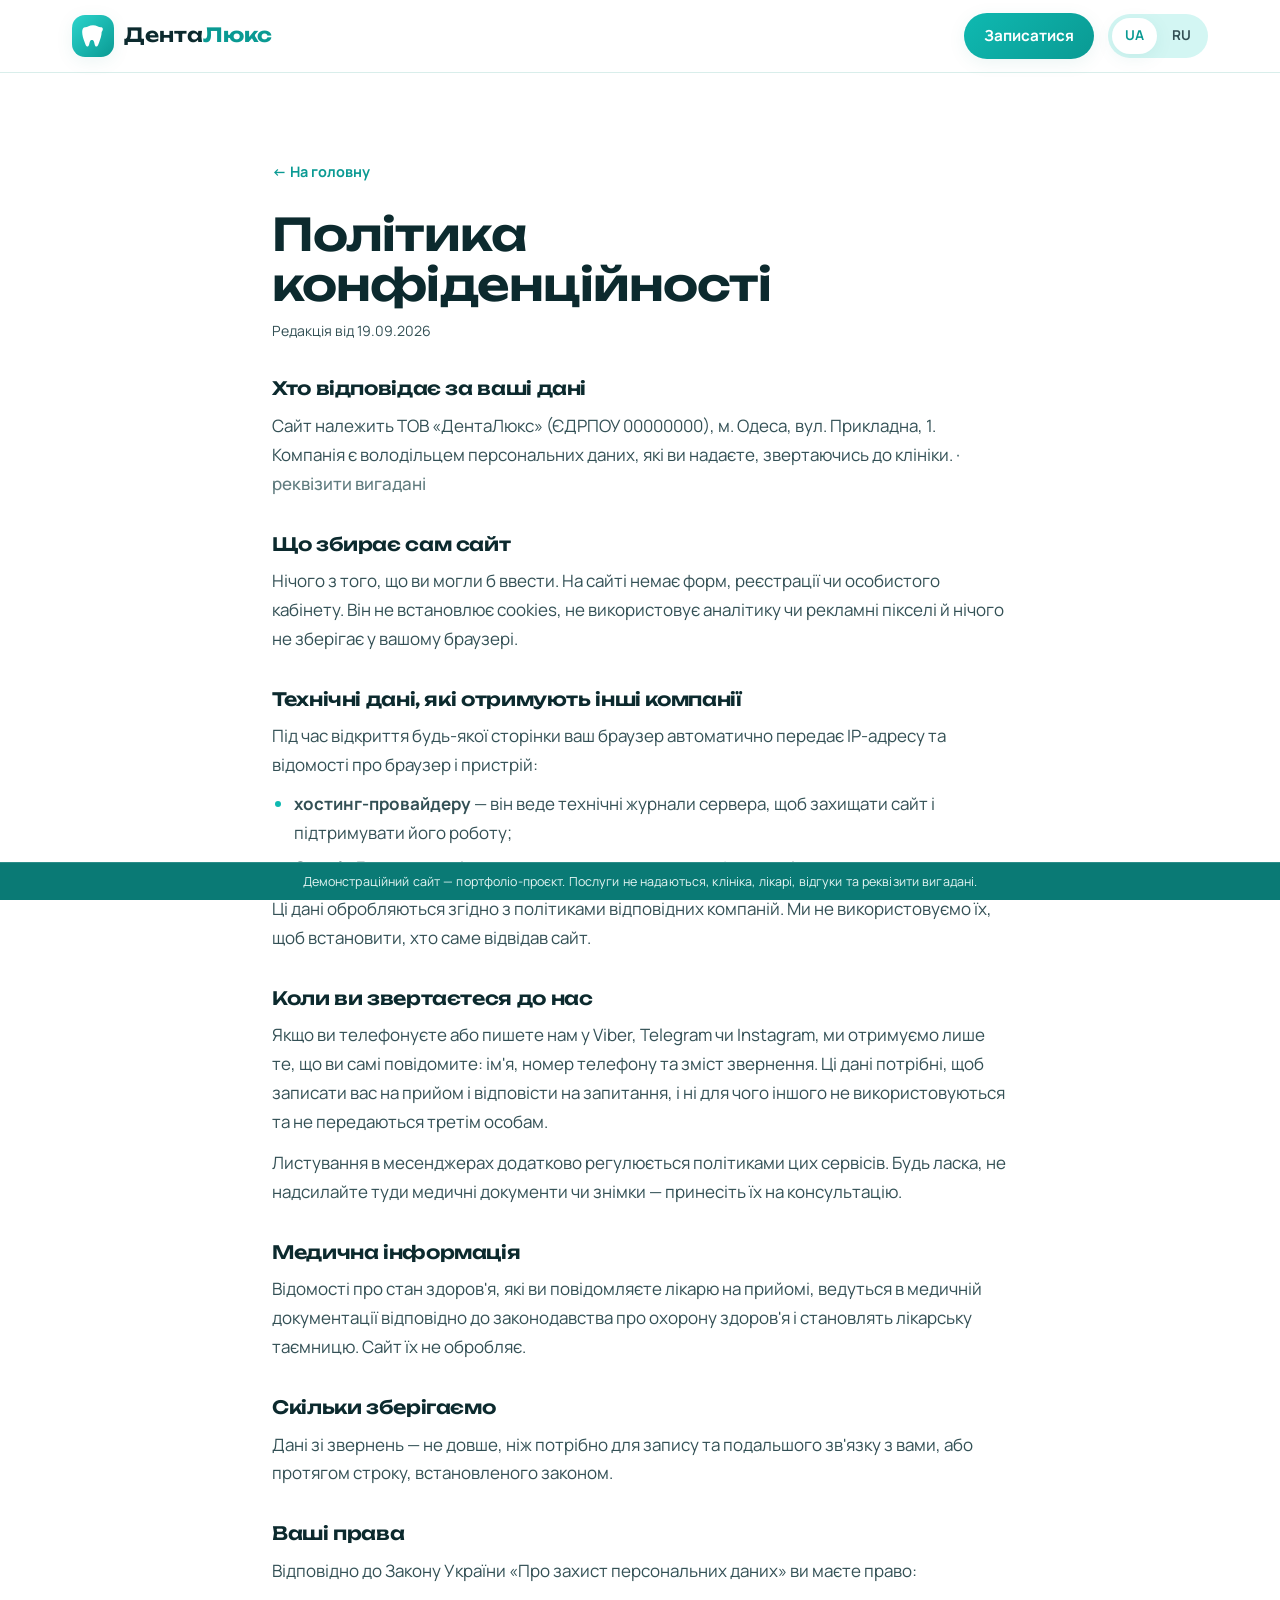
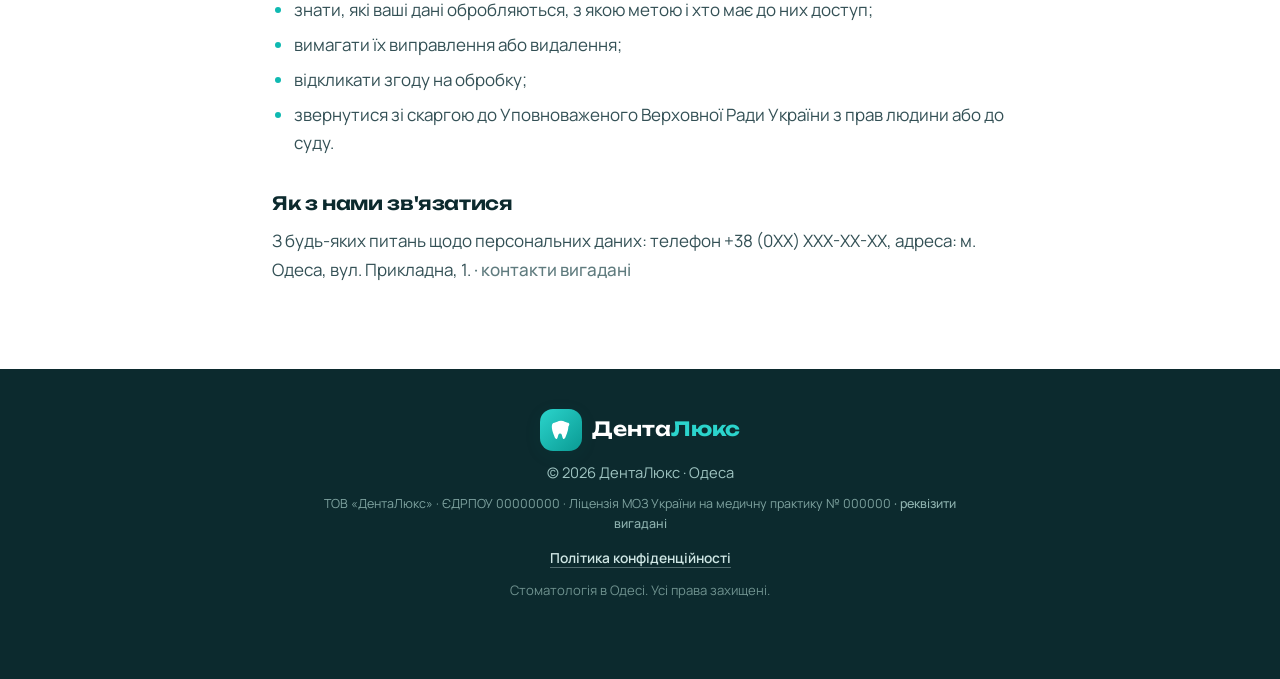
<file: privacy.html>
<!DOCTYPE html>
<html lang="uk" data-demo>
<head>
  <meta charset="UTF-8" />
  <meta name="viewport" content="width=device-width, initial-scale=1.0" />

  <title>Політика конфіденційності — ДентаЛюкс, стоматологія в Одесі</title>
  <meta name="description" content="Як сайт стоматології ДентаЛюкс поводиться з персональними даними: що збирається, хто отримує технічні дані, ваші права за законом України." />
  <!-- Демо / портфоліо: вигадана клініка — тримаємо сторінку поза пошуком.
       Для бойового запуску: index, follow + приберіть data-demo з <html>. -->
  <meta name="robots" content="noindex, nofollow" />
  <meta name="theme-color" content="#0fb9b1" />

  <link rel="canonical" href="https://yanisdigital.github.io/case-stomatology-Odesa/privacy.html" />
  <link rel="alternate" hreflang="uk" href="https://yanisdigital.github.io/case-stomatology-Odesa/privacy.html" />
  <link rel="alternate" hreflang="ru" href="https://yanisdigital.github.io/case-stomatology-Odesa/ru/privacy.html" />
  <link rel="alternate" hreflang="x-default" href="https://yanisdigital.github.io/case-stomatology-Odesa/privacy.html" />

  <link rel="icon" href="favicon.ico" sizes="any" />
  <link rel="icon" type="image/svg+xml" href="assets/img/favicon.svg" />

  <link rel="preconnect" href="https://fonts.googleapis.com" />
  <link rel="preconnect" href="https://fonts.gstatic.com" crossorigin />
  <link href="https://fonts.googleapis.com/css2?family=Manrope:wght@400;500;600;700;800&family=Unbounded:wght@500;600;700&display=swap" rel="stylesheet" />
  <link rel="stylesheet" href="assets/css/style.css?v=11" />
</head>

<body>
  <header class="site-header" id="top">
    <div class="container header__inner">
      <a class="logo" href="./" aria-label="ДентаЛюкс — на головну">
        <span class="logo__mark" aria-hidden="true">
          <svg viewBox="0 0 24 24" width="26" height="26" fill="currentColor">
            <path d="M12 2C8.5 2 7 4 4.8 4 3 4 2 5.6 2 8.4c0 3.2 1.2 6.4 2.3 9.4.7 1.9 1.3 4 2.6 4 1.5 0 1.5-3 2.4-5 .3-.7.8-1.1 1.7-1.1s1.4.4 1.7 1.1c.9 2 .9 5 2.4 5 1.3 0 1.9-2.1 2.6-4 1.1-3 2.3-6.2 2.3-9.4C22 5.6 21 4 19.2 4 17 4 15.5 2 12 2Z"/>
          </svg>
        </span>
        <span class="logo__text">Дента<strong>Люкс</strong></span>
      </a>

      <div class="header__right">
        <a class="header__cta" data-contact href="tel:+380000000000">Записатися</a>
        <div class="lang-switch" role="group" aria-label="Перемикач мови">
          <a href="privacy.html" class="lang-btn is-active" aria-current="page">UA</a>
          <a href="ru/privacy.html" class="lang-btn">RU</a>
        </div>
      </div>
    </div>
  </header>

  <main class="legal">
    <div class="container legal__inner">
      <a class="legal__back" href="./">← На головну</a>

      <h1>Політика конфіденційності</h1>
      <p class="legal__updated">Редакція від 19.09.2026</p>

      <h2>Хто відповідає за ваші дані</h2>
      <p>Сайт належить ТОВ «ДентаЛюкс» (ЄДРПОУ 00000000), м. Одеса, вул. Прикладна, 1. Компанія є володільцем персональних даних, які ви надаєте, звертаючись до клініки. <span class="demo-note">· реквізити вигадані</span></p>

      <h2>Що збирає сам сайт</h2>
      <p>Нічого з того, що ви могли б ввести. На сайті немає форм, реєстрації чи особистого кабінету. Він не встановлює cookies, не використовує аналітику чи рекламні пікселі й нічого не зберігає у вашому браузері.</p>

      <h2>Технічні дані, які отримують інші компанії</h2>
      <p>Під час відкриття будь-якої сторінки ваш браузер автоматично передає IP-адресу та відомості про браузер і пристрій:</p>
      <ul>
        <li><strong>хостинг-провайдеру</strong> — він веде технічні журнали сервера, щоб захищати сайт і підтримувати його роботу;</li>
        <li><strong>Google Fonts</strong> — сервісу, з якого завантажуються шрифти сторінки.</li>
      </ul>
      <p>Ці дані обробляються згідно з політиками відповідних компаній. Ми не використовуємо їх, щоб встановити, хто саме відвідав сайт.</p>

      <h2>Коли ви звертаєтеся до нас</h2>
      <p>Якщо ви телефонуєте або пишете нам у Viber, Telegram чи Instagram, ми отримуємо лише те, що ви самі повідомите: ім'я, номер телефону та зміст звернення. Ці дані потрібні, щоб записати вас на прийом і відповісти на запитання, і ні для чого іншого не використовуються та не передаються третім особам.</p>
      <p>Листування в месенджерах додатково регулюється політиками цих сервісів. Будь ласка, не надсилайте туди медичні документи чи знімки — принесіть їх на консультацію.</p>

      <h2>Медична інформація</h2>
      <p>Відомості про стан здоров'я, які ви повідомляєте лікарю на прийомі, ведуться в медичній документації відповідно до законодавства про охорону здоров'я і становлять лікарську таємницю. Сайт їх не обробляє.</p>

      <h2>Скільки зберігаємо</h2>
      <p>Дані зі звернень — не довше, ніж потрібно для запису та подальшого зв'язку з вами, або протягом строку, встановленого законом.</p>

      <h2>Ваші права</h2>
      <p>Відповідно до Закону України «Про захист персональних даних» ви маєте право:</p>
      <ul>
        <li>знати, які ваші дані обробляються, з якою метою і хто має до них доступ;</li>
        <li>вимагати їх виправлення або видалення;</li>
        <li>відкликати згоду на обробку;</li>
        <li>звернутися зі скаргою до Уповноваженого Верховної Ради України з прав людини або до суду.</li>
      </ul>

      <h2>Як з нами зв'язатися</h2>
      <p>З будь-яких питань щодо персональних даних: телефон +38 (0XX) XXX-XX-XX, адреса: м. Одеса, вул. Прикладна, 1. <span class="demo-note">· контакти вигадані</span></p>
    </div>
  </main>

  <footer class="site-footer">
    <div class="container footer__inner">
      <a class="logo logo--footer" href="./">
        <span class="logo__mark" aria-hidden="true">
          <svg viewBox="0 0 24 24" width="22" height="22" fill="currentColor"><path d="M12 2C8.5 2 7 4 4.8 4 3 4 2 5.6 2 8.4c0 3.2 1.2 6.4 2.3 9.4.7 1.9 1.3 4 2.6 4 1.5 0 1.5-3 2.4-5 .3-.7.8-1.1 1.7-1.1s1.4.4 1.7 1.1c.9 2 .9 5 2.4 5 1.3 0 1.9-2.1 2.6-4 1.1-3 2.3-6.2 2.3-9.4C22 5.6 21 4 19.2 4 17 4 15.5 2 12 2Z"/></svg>
        </span>
        <span class="logo__text">Дента<strong>Люкс</strong></span>
      </a>
      <p class="footer__copy">© <span id="year">2026</span> ДентаЛюкс · <span>Одеса</span></p>
      <p class="footer__legal">ТОВ «ДентаЛюкс» · ЄДРПОУ 00000000 · Ліцензія МОЗ України на медичну практику № 000000 <span class="demo-note">· реквізити вигадані</span></p>
      <p class="footer__links"><a href="privacy.html" aria-current="page">Політика конфіденційності</a></p>
      <p class="footer__note">Стоматологія в Одесі. Усі права захищені.</p>
    </div>
  </footer>

  <!-- Демо-банер: видно лише поки на <html> стоїть data-demo -->
  <div class="demo-banner" role="note" data-toast="Це демо: контакти не активні.">Демонстраційний сайт — портфоліо-проєкт. Послуги не надаються, клініка, лікарі, відгуки та реквізити вигадані.</div>

  <script src="assets/js/main.js?v=10"></script>
</body>
</html>
</file>
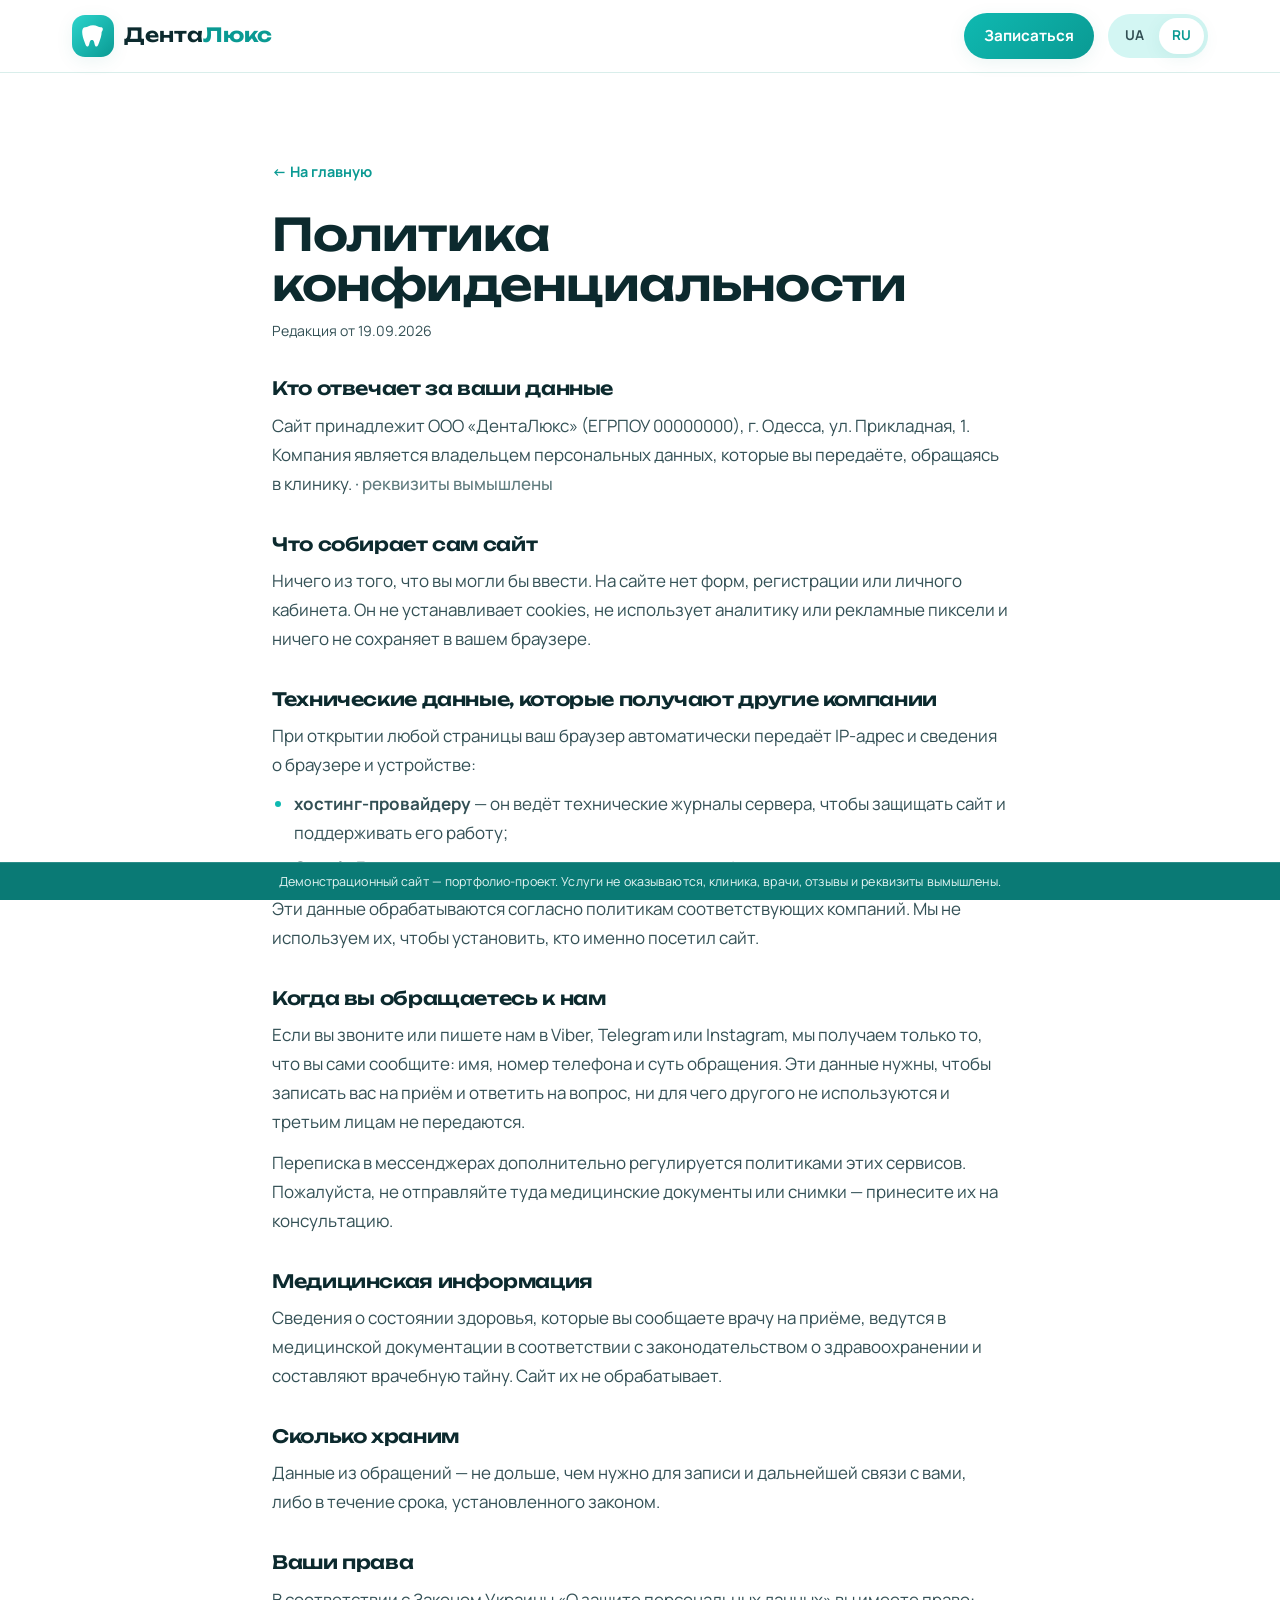
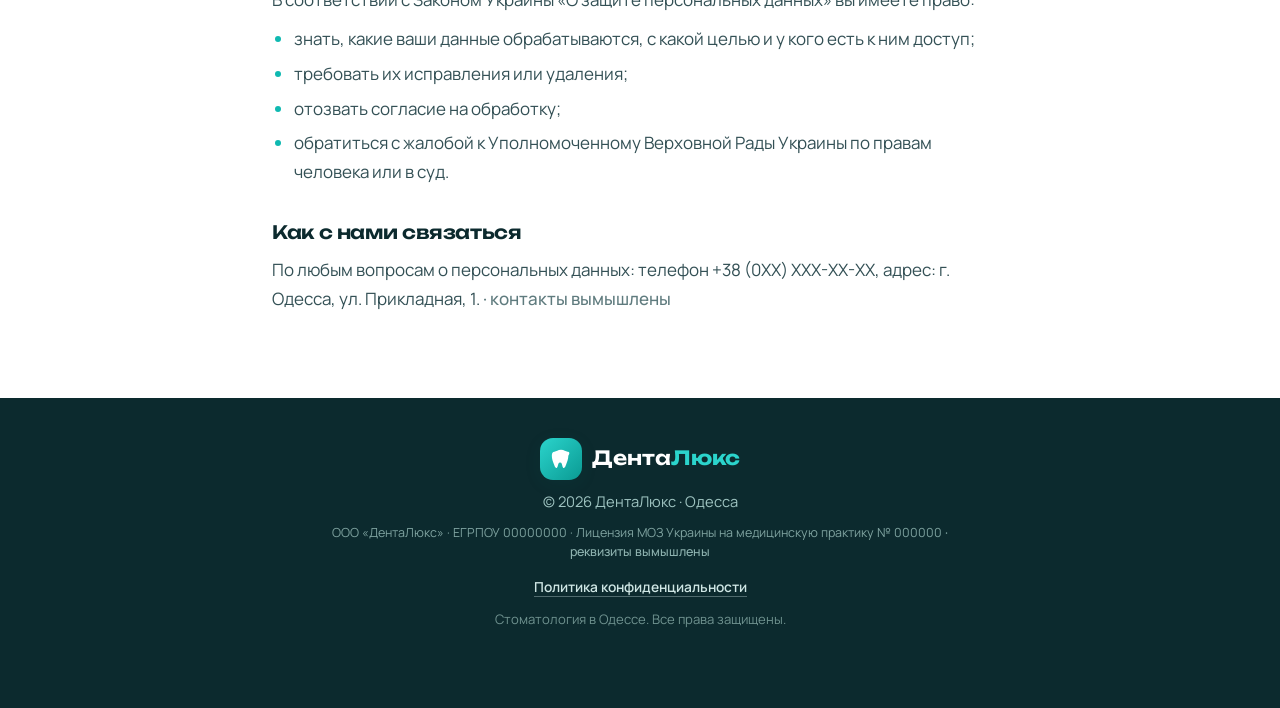
<file: ru/privacy.html>
<!DOCTYPE html>
<html lang="ru" data-demo>
<head>
  <meta charset="UTF-8" />
  <meta name="viewport" content="width=device-width, initial-scale=1.0" />

  <title>Политика конфиденциальности — ДентаЛюкс, стоматология в Одессе</title>
  <meta name="description" content="Как сайт стоматологии ДентаЛюкс обращается с персональными данными: что собирается, кто получает технические данные, ваши права по закону Украины." />
  <!-- Демо / портфоліо: вигадана клініка — тримаємо сторінку поза пошуком.
       Для бойового запуску: index, follow + приберіть data-demo з <html>. -->
  <meta name="robots" content="noindex, nofollow" />
  <meta name="theme-color" content="#0fb9b1" />

  <link rel="canonical" href="https://yanisdigital.github.io/case-stomatology-Odesa/ru/privacy.html" />
  <link rel="alternate" hreflang="uk" href="https://yanisdigital.github.io/case-stomatology-Odesa/privacy.html" />
  <link rel="alternate" hreflang="ru" href="https://yanisdigital.github.io/case-stomatology-Odesa/ru/privacy.html" />
  <link rel="alternate" hreflang="x-default" href="https://yanisdigital.github.io/case-stomatology-Odesa/privacy.html" />

  <link rel="icon" href="../favicon.ico" sizes="any" />
  <link rel="icon" type="image/svg+xml" href="../assets/img/favicon.svg" />

  <link rel="preconnect" href="https://fonts.googleapis.com" />
  <link rel="preconnect" href="https://fonts.gstatic.com" crossorigin />
  <link href="https://fonts.googleapis.com/css2?family=Manrope:wght@400;500;600;700;800&family=Unbounded:wght@500;600;700&display=swap" rel="stylesheet" />
  <link rel="stylesheet" href="../assets/css/style.css?v=11" />
</head>

<body>
  <header class="site-header" id="top">
    <div class="container header__inner">
      <a class="logo" href="./" aria-label="ДентаЛюкс — на главную">
        <span class="logo__mark" aria-hidden="true">
          <svg viewBox="0 0 24 24" width="26" height="26" fill="currentColor">
            <path d="M12 2C8.5 2 7 4 4.8 4 3 4 2 5.6 2 8.4c0 3.2 1.2 6.4 2.3 9.4.7 1.9 1.3 4 2.6 4 1.5 0 1.5-3 2.4-5 .3-.7.8-1.1 1.7-1.1s1.4.4 1.7 1.1c.9 2 .9 5 2.4 5 1.3 0 1.9-2.1 2.6-4 1.1-3 2.3-6.2 2.3-9.4C22 5.6 21 4 19.2 4 17 4 15.5 2 12 2Z"/>
          </svg>
        </span>
        <span class="logo__text">Дента<strong>Люкс</strong></span>
      </a>

      <div class="header__right">
        <a class="header__cta" data-contact href="tel:+380000000000">Записаться</a>
        <div class="lang-switch" role="group" aria-label="Переключатель языка">
          <a href="../privacy.html" class="lang-btn">UA</a>
          <a href="privacy.html" class="lang-btn is-active" aria-current="page">RU</a>
        </div>
      </div>
    </div>
  </header>

  <main class="legal">
    <div class="container legal__inner">
      <a class="legal__back" href="./">← На главную</a>

      <h1>Политика конфиденциальности</h1>
      <p class="legal__updated">Редакция от 19.09.2026</p>

      <h2>Кто отвечает за ваши данные</h2>
      <p>Сайт принадлежит ООО «ДентаЛюкс» (ЕГРПОУ 00000000), г. Одесса, ул. Прикладная, 1. Компания является владельцем персональных данных, которые вы передаёте, обращаясь в клинику. <span class="demo-note">· реквизиты вымышлены</span></p>

      <h2>Что собирает сам сайт</h2>
      <p>Ничего из того, что вы могли бы ввести. На сайте нет форм, регистрации или личного кабинета. Он не устанавливает cookies, не использует аналитику или рекламные пиксели и ничего не сохраняет в вашем браузере.</p>

      <h2>Технические данные, которые получают другие компании</h2>
      <p>При открытии любой страницы ваш браузер автоматически передаёт IP-адрес и сведения о браузере и устройстве:</p>
      <ul>
        <li><strong>хостинг-провайдеру</strong> — он ведёт технические журналы сервера, чтобы защищать сайт и поддерживать его работу;</li>
        <li><strong>Google Fonts</strong> — сервису, с которого загружаются шрифты страницы.</li>
      </ul>
      <p>Эти данные обрабатываются согласно политикам соответствующих компаний. Мы не используем их, чтобы установить, кто именно посетил сайт.</p>

      <h2>Когда вы обращаетесь к нам</h2>
      <p>Если вы звоните или пишете нам в Viber, Telegram или Instagram, мы получаем только то, что вы сами сообщите: имя, номер телефона и суть обращения. Эти данные нужны, чтобы записать вас на приём и ответить на вопрос, ни для чего другого не используются и третьим лицам не передаются.</p>
      <p>Переписка в мессенджерах дополнительно регулируется политиками этих сервисов. Пожалуйста, не отправляйте туда медицинские документы или снимки — принесите их на консультацию.</p>

      <h2>Медицинская информация</h2>
      <p>Сведения о состоянии здоровья, которые вы сообщаете врачу на приёме, ведутся в медицинской документации в соответствии с законодательством о здравоохранении и составляют врачебную тайну. Сайт их не обрабатывает.</p>

      <h2>Сколько храним</h2>
      <p>Данные из обращений — не дольше, чем нужно для записи и дальнейшей связи с вами, либо в течение срока, установленного законом.</p>

      <h2>Ваши права</h2>
      <p>В соответствии с Законом Украины «О защите персональных данных» вы имеете право:</p>
      <ul>
        <li>знать, какие ваши данные обрабатываются, с какой целью и у кого есть к ним доступ;</li>
        <li>требовать их исправления или удаления;</li>
        <li>отозвать согласие на обработку;</li>
        <li>обратиться с жалобой к Уполномоченному Верховной Рады Украины по правам человека или в суд.</li>
      </ul>

      <h2>Как с нами связаться</h2>
      <p>По любым вопросам о персональных данных: телефон +38 (0XX) XXX-XX-XX, адрес: г. Одесса, ул. Прикладная, 1. <span class="demo-note">· контакты вымышлены</span></p>
    </div>
  </main>

  <footer class="site-footer">
    <div class="container footer__inner">
      <a class="logo logo--footer" href="./">
        <span class="logo__mark" aria-hidden="true">
          <svg viewBox="0 0 24 24" width="22" height="22" fill="currentColor"><path d="M12 2C8.5 2 7 4 4.8 4 3 4 2 5.6 2 8.4c0 3.2 1.2 6.4 2.3 9.4.7 1.9 1.3 4 2.6 4 1.5 0 1.5-3 2.4-5 .3-.7.8-1.1 1.7-1.1s1.4.4 1.7 1.1c.9 2 .9 5 2.4 5 1.3 0 1.9-2.1 2.6-4 1.1-3 2.3-6.2 2.3-9.4C22 5.6 21 4 19.2 4 17 4 15.5 2 12 2Z"/></svg>
        </span>
        <span class="logo__text">Дента<strong>Люкс</strong></span>
      </a>
      <p class="footer__copy">© <span id="year">2026</span> ДентаЛюкс · <span>Одесса</span></p>
      <p class="footer__legal">ООО «ДентаЛюкс» · ЕГРПОУ 00000000 · Лицензия МОЗ Украины на медицинскую практику № 000000 <span class="demo-note">· реквизиты вымышлены</span></p>
      <p class="footer__links"><a href="privacy.html" aria-current="page">Политика конфиденциальности</a></p>
      <p class="footer__note">Стоматология в Одессе. Все права защищены.</p>
    </div>
  </footer>

  <!-- Демо-банер: видно лише поки на <html> стоїть data-demo -->
  <div class="demo-banner" role="note" data-toast="Это демо: контакты не активны.">Демонстрационный сайт — портфолио-проект. Услуги не оказываются, клиника, врачи, отзывы и реквизиты вымышлены.</div>

  <script src="../assets/js/main.js?v=10"></script>
</body>
</html>
</file>
<file: assets/css/style.css>
/* =========================================================
   ДентаЛюкс — стоматологія в Одесі
   Fresh mint / turquoise theme · clean medical
   ========================================================= */

:root {
  /* palette */
  --mint-50:  #eefcfb;
  --mint-100: #d3f6f3;
  --mint-200: #a7ece8;
  --teal-400: #2bd4cc;
  --teal-500: #0fb9b1;
  --teal-600: #0a9a93;
  --teal-700: #0a7a75;
  --ink:      #0c2a2e;
  --ink-soft: #335055;
  --muted:    #5f7b7e;
  --line:     #d9eeeb;
  --white:    #ffffff;
  --cream:    #f5fbfa;

  /* type */
  --font-display: "Unbounded", system-ui, sans-serif;
  --font-body: "Manrope", system-ui, -apple-system, sans-serif;

  /* layout */
  --container: 1180px;
  --radius: 22px;
  --radius-sm: 14px;
  --shadow-sm: 0 4px 18px rgba(10, 122, 117, .08);
  --shadow-md: 0 18px 50px rgba(10, 122, 117, .14);
  --shadow-lg: 0 30px 80px rgba(10, 122, 117, .18);
  --ring: 0 0 0 4px rgba(43, 212, 204, .25);

  /* motion — спокійні криві без пружності (медична тематика) */
  --ease-out: cubic-bezier(.22, .8, .32, 1);
  --ease-soft: cubic-bezier(.4, 0, .2, 1);
  --ease-pop: cubic-bezier(.34, 1.24, .64, 1);
}

/* ---------- reset ---------- */
*, *::before, *::after { box-sizing: border-box; }
* { margin: 0; }
html { scroll-behavior: smooth; -webkit-text-size-adjust: 100%; }
body {
  font-family: var(--font-body);
  color: var(--ink);
  background: var(--white);
  line-height: 1.6;
  font-size: 17px;
  -webkit-font-smoothing: antialiased;
  text-rendering: optimizeLegibility;
  overflow-x: hidden;
}
img, svg { display: block; max-width: 100%; }
a { color: inherit; text-decoration: none; }
ul { list-style: none; padding: 0; }
h1, h2, h3 { font-family: var(--font-display); font-weight: 600; line-height: 1.12; letter-spacing: -.02em; }

.container { width: 100%; max-width: var(--container); margin-inline: auto; padding-inline: 22px; }

/* ---------- header ---------- */
.site-header {
  position: sticky; top: 0; z-index: 50;
  background: rgba(255, 255, 255, .82);
  backdrop-filter: saturate(180%) blur(14px);
  border-bottom: 1px solid var(--line);
  transition: background-color .35s var(--ease-soft), box-shadow .35s var(--ease-soft);
}
.header__inner { display: flex; align-items: center; justify-content: space-between; height: 72px; gap: 16px; }

.logo { display: inline-flex; align-items: center; gap: 10px; font-family: var(--font-display); font-weight: 600; font-size: 1.22rem; color: var(--ink); }
.logo__mark {
  display: grid; place-items: center; width: 42px; height: 42px; border-radius: 13px;
  color: #fff; background: linear-gradient(135deg, var(--teal-400), var(--teal-600));
  box-shadow: var(--shadow-sm);
  transition: transform .4s var(--ease-pop), box-shadow .3s var(--ease-soft);
}
.logo:hover .logo__mark { transform: rotate(-8deg) scale(1.06); box-shadow: var(--shadow-md); }
.logo__text strong { color: var(--teal-600); font-weight: 700; }

.header__right { display: flex; align-items: center; gap: 14px; }
.header__cta {
  display: inline-flex; align-items: center; padding: 11px 20px; border-radius: 100px;
  font-weight: 700; font-size: .95rem; color: #fff;
  background: linear-gradient(135deg, var(--teal-500), var(--teal-600));
  box-shadow: var(--shadow-sm); transition: transform .2s ease, box-shadow .2s ease;
}
.header__cta:hover { transform: translateY(-2px); box-shadow: var(--shadow-md); }

.lang-switch { display: inline-flex; background: var(--mint-100); border-radius: 100px; padding: 4px; gap: 2px; }
.lang-btn {
  border: 0; cursor: pointer; font-family: var(--font-body); font-weight: 700; font-size: .85rem;
  padding: 7px 13px; border-radius: 100px; color: var(--ink-soft); background: transparent; transition: all .2s ease;
}
.lang-btn:hover { color: var(--teal-700); }
.lang-btn.is-active { background: #fff; color: var(--teal-600); box-shadow: var(--shadow-sm); }

/* ---------- hero ---------- */
.hero { position: relative; overflow: hidden; background: linear-gradient(180deg, var(--mint-50), var(--white)); }
.hero__bg { position: absolute; inset: 0; pointer-events: none; }
.blob { position: absolute; border-radius: 50%; filter: blur(60px); opacity: .55; }
.blob--1 { width: 460px; height: 460px; top: -140px; right: -90px; background: radial-gradient(circle, var(--teal-400), transparent 70%); }
.blob--2 { width: 380px; height: 380px; bottom: -150px; left: -100px; background: radial-gradient(circle, var(--mint-200), transparent 70%); }
.grid-overlay {
  position: absolute; inset: 0;
  background-image: linear-gradient(var(--line) 1px, transparent 1px), linear-gradient(90deg, var(--line) 1px, transparent 1px);
  background-size: 46px 46px; opacity: .35;
  mask-image: radial-gradient(circle at 50% 40%, #000 0%, transparent 72%);
  -webkit-mask-image: radial-gradient(circle at 50% 40%, #000 0%, transparent 72%);
}

.hero__inner {
  position: relative; display: grid; grid-template-columns: 1.15fr .85fr; gap: 48px; align-items: center;
  padding-block: clamp(48px, 8vw, 96px);
}
.hero__content { max-width: 620px; }

.badge {
  display: inline-flex; align-items: center; gap: 8px; padding: 8px 16px; border-radius: 100px;
  background: #fff; border: 1px solid var(--line); color: var(--teal-700);
  font-weight: 700; font-size: .82rem; box-shadow: var(--shadow-sm); margin-bottom: 22px;
}
.badge svg { color: var(--teal-500); }

.hero__title { font-size: clamp(2.3rem, 5.2vw, 3.9rem); margin-bottom: 18px; }
.hero__title .accent { color: var(--teal-600); }
.hero__slogan { font-size: clamp(1.02rem, 2vw, 1.2rem); color: var(--ink-soft); max-width: 520px; margin-bottom: 30px; }

.hero__actions { display: flex; flex-wrap: wrap; gap: 14px; margin-bottom: 40px; }
.btn {
  position: relative; overflow: hidden; isolation: isolate;
  display: inline-flex; align-items: center; gap: 10px; padding: 15px 26px; border-radius: 100px;
  font-weight: 700; font-size: 1rem; cursor: pointer;
  transition: transform .25s var(--ease-out), box-shadow .25s var(--ease-out), background .2s ease, border-color .25s ease;
}
.btn--primary { color: #fff; background: linear-gradient(135deg, var(--teal-500), var(--teal-600)); box-shadow: var(--shadow-md); }
.btn--primary:hover { transform: translateY(-3px); box-shadow: var(--shadow-lg); }
/* світловий відблиск пробігає по кнопці при наведенні;
   z-index: -1 малює його над фоном, але під текстом */
.btn--primary::after {
  content: ""; position: absolute; inset: 0; z-index: -1;
  background: linear-gradient(115deg, transparent 35%, rgba(255, 255, 255, .42) 50%, transparent 65%);
  transform: translateX(-120%); transition: transform .85s var(--ease-out);
}
.btn--primary:hover::after { transform: translateX(120%); }
/* іконка телефону легко «дзвонить» при наведенні */
.btn--primary:hover svg { animation: ring .6s var(--ease-soft); }
.btn--ghost { color: var(--teal-700); background: #fff; border: 1.5px solid var(--line); }
.btn--ghost:hover { border-color: var(--teal-400); transform: translateY(-3px); }

.hero__stats { display: flex; gap: 34px; flex-wrap: wrap; }
.hero__stats li { display: flex; flex-direction: column; }
.hero__stats strong {
  font-family: var(--font-display); font-size: 1.7rem; color: var(--teal-600); line-height: 1;
  font-variant-numeric: tabular-nums; /* цифри однакової ширини — лічильник не «тремтить» */
}
.hero__stats span { font-size: .85rem; color: var(--muted); margin-top: 6px; }

/* hero visual: doctor photo + floating card */
.hero__visual { position: relative; display: flex; justify-content: center; }
.hero__photo {
  position: relative; max-width: 400px; border-radius: var(--radius); overflow: hidden;
  border: 5px solid #fff; box-shadow: var(--shadow-lg);
}
.hero__photo::after {
  content: ""; position: absolute; inset: 0;
  background: linear-gradient(180deg, transparent 60%, rgba(10, 122, 117, .18));
}
.hero__photo img { width: 100%; height: auto; }
.hero__card {
  position: absolute; left: -8px; bottom: -26px; width: 250px; background: #fff; border-radius: var(--radius);
  padding: 24px 22px; text-align: center; box-shadow: var(--shadow-lg); border: 1px solid var(--line);
  animation: float 5s ease-in-out infinite;
}
.hero__card::before {
  content: ""; position: absolute; inset: 0; border-radius: var(--radius); padding: 1.5px;
  background: linear-gradient(135deg, var(--teal-400), transparent 60%);
  -webkit-mask: linear-gradient(#000 0 0) content-box, linear-gradient(#000 0 0);
  -webkit-mask-composite: xor; mask-composite: exclude; pointer-events: none;
}
.hero__card-icon { display: grid; place-items: center; width: 62px; height: 62px; margin: 0 auto 14px; border-radius: 18px; color: var(--teal-600); background: var(--mint-100); }
.hero__card-icon svg { width: 32px; height: 32px; }
.hero__card-title { font-family: var(--font-display); font-weight: 600; font-size: 1.02rem; margin-bottom: 6px; }
.hero__card-sub { font-size: .86rem; color: var(--muted); }
@keyframes float { 0%,100% { transform: translateY(0); } 50% { transform: translateY(-12px); } }

/* ---------- sections ---------- */
.section { padding-block: clamp(56px, 9vw, 110px); }
.section--alt { background: var(--cream); border-block: 1px solid var(--line); }
.section__head { max-width: 720px; margin: 0 auto 52px; text-align: center; }
.eyebrow {
  display: inline-block; font-weight: 800; font-size: .78rem; letter-spacing: .12em; text-transform: uppercase;
  color: var(--teal-600); margin-bottom: 14px;
}
.section__title { font-size: clamp(1.8rem, 4vw, 2.7rem); }
.section__lead { margin-top: 18px; color: var(--ink-soft); font-size: 1.08rem; }

/* about media gallery */
.about-media {
  display: grid; grid-template-columns: 1fr 1fr; gap: 26px;
  max-width: 860px; margin: 0 auto 64px;
}
.about-media__item {
  position: relative; border-radius: var(--radius); overflow: hidden;
  box-shadow: var(--shadow-md); border: 4px solid #fff;
}
.about-media__item img {
  width: 100%; height: 330px; object-fit: cover; display: block;
  transition: transform .7s var(--ease-out);
}
.about-media__item:hover img { transform: scale(1.07); }
.about-media__item figcaption {
  position: absolute; left: 14px; right: 14px; bottom: 14px;
  padding: 10px 16px; border-radius: 12px; font-weight: 700; font-size: .85rem;
  color: var(--teal-700); background: rgba(255, 255, 255, .92);
  backdrop-filter: blur(6px); box-shadow: var(--shadow-sm);
  transition: transform .45s var(--ease-out), box-shadow .45s var(--ease-out);
}
.about-media__item:hover figcaption { transform: translateY(-4px); box-shadow: var(--shadow-md); }

/* services grid */
.services { display: grid; grid-template-columns: repeat(3, 1fr); gap: 22px; }
.service-card {
  background: #fff; border: 1px solid var(--line); border-radius: var(--radius); padding: 30px 26px;
  transition: transform .25s ease, box-shadow .25s ease, border-color .25s ease;
}
.service-card:hover { transform: translateY(-6px); box-shadow: var(--shadow-md); border-color: var(--teal-200, var(--mint-200)); }
.service-card__icon {
  display: grid; place-items: center; width: 58px; height: 58px; border-radius: 16px;
  color: var(--teal-600); background: var(--mint-100); margin-bottom: 18px;
  transition: transform .45s var(--ease-pop), background-color .35s var(--ease-soft), color .35s var(--ease-soft);
}
.service-card:hover .service-card__icon {
  transform: translateY(-4px) rotate(-7deg);
  background: linear-gradient(135deg, var(--teal-400), var(--teal-600)); color: #fff;
}
.service-card h3 { font-size: 1.18rem; margin-bottom: 10px; }
.service-card p { color: var(--muted); font-size: .96rem; }

/* деталі послуги, що розгортаються (нативний <details>, без JS) */
.svc-more { margin-top: 15px; border-top: 1px solid var(--line); padding-top: 12px; }
.svc-more > summary {
  /* padding-right тримає підпис лівіше за маскота в куті: задовгий підпис
     переноситься на другий рядок замість того, щоб налізти на малюнок */
  display: flex; align-items: center; gap: 10px; cursor: pointer; list-style: none; padding-right: 44px;
  font-weight: 700; font-size: .88rem; color: var(--teal-600); transition: color .2s ease;
}
.svc-more > summary::-webkit-details-marker { display: none; } /* Safari */
.svc-more > summary::after {
  /* шеврон одразу за текстом, а не в правому куті: там маскот */
  content: ""; flex: none; width: 8px; height: 8px;
  border-right: 2px solid currentColor; border-bottom: 2px solid currentColor;
  transform: rotate(45deg) translateY(-2px); transition: transform .42s var(--ease-out);
}
/* :not(.is-collapsing) — під час закриття open ще стоїть, шеврон має повертатись одразу */
.svc-more[open]:not(.is-collapsing) > summary::after { transform: rotate(-135deg) translateY(-2px); }
.svc-more > summary:hover { color: var(--teal-700); }
.svc-more > summary:focus-visible { outline: none; border-radius: 6px; box-shadow: var(--ring); }
.svc-more p { margin-top: 11px; font-size: .92rem; }
.svc-more[open] p { animation: detailIn .35s var(--ease-out); }

/* маскот-зуб у правому нижньому куті кожної картки */
.service-card { position: relative; overflow: hidden; }
.service-card > p, .svc-more { position: relative; z-index: 1; } /* текст над малюнком */
.service-card__art {
  /* ширина від ширини картки: у вузьких картках (3 колонки на ~900–1050px)
     фіксовані 130px налазили на довгі підписи на кшталт «Як підбираємо конструкцію» */
  position: absolute; right: -26px; bottom: -20px; width: clamp(100px, 34%, 130px); height: auto; z-index: 0;
  transform: rotate(-8deg); opacity: .9; pointer-events: none;
  transition: transform .3s ease, opacity .3s ease;
}
.service-card:hover .service-card__art { transform: rotate(0deg) scale(1.06); }
/* поки деталі розгорнуті, маскот поступається місцем — інакше останні рядки
   тексту налазили б на нього. :not(.is-collapsing) повертає його одразу
   на початку закриття, а не в кінці анімації */
.service-card:has(.svc-more[open]:not(.is-collapsing)) .service-card__art {
  opacity: 0; transform: translate(26px, 26px) rotate(-8deg);
}

/* features */
.features { display: grid; grid-template-columns: repeat(4, 1fr); gap: 22px; }
.feature {
  background: #fff; border: 1px solid var(--line); border-radius: var(--radius); padding: 28px 24px;
  transition: transform .3s var(--ease-out), box-shadow .3s var(--ease-out), border-color .3s ease;
}
.feature:hover { transform: translateY(-5px); box-shadow: var(--shadow-md); border-color: var(--mint-200); }
.feature__num {
  display: inline-block; font-family: var(--font-display); font-weight: 700; font-size: 1.4rem; color: var(--teal-400);
  transition: transform .4s var(--ease-pop), color .3s ease;
}
.feature:hover .feature__num { transform: scale(1.18); color: var(--teal-500); }
.feature h3 { font-size: 1.1rem; margin: 14px 0 8px; }
.feature p { color: var(--muted); font-size: .94rem; }

/* ---------- команда лікарів ---------- */
.team { display: grid; grid-template-columns: repeat(2, 1fr); gap: 26px; max-width: 1040px; margin: 0 auto; }
.doctor {
  display: grid; grid-template-columns: 190px 1fr; gap: 26px; align-items: start;
  background: #fff; border: 1px solid var(--line); border-radius: var(--radius); padding: 18px;
  transition: transform .3s var(--ease-out), box-shadow .3s var(--ease-out), border-color .3s ease;
}
.doctor:hover { transform: translateY(-5px); box-shadow: var(--shadow-md); border-color: var(--mint-200); }
.doctor__photo { border-radius: 16px; overflow: hidden; aspect-ratio: 4 / 5; background: var(--mint-100); }
.doctor__photo img {
  width: 100%; height: 100%; object-fit: cover; object-position: 50% 15%;
  transition: transform .7s var(--ease-out);
}
.doctor:hover .doctor__photo img { transform: scale(1.06); }
.doctor__body { padding-top: 6px; }
.doctor__role {
  display: block; font-weight: 800; font-size: .74rem; letter-spacing: .1em; text-transform: uppercase;
  color: var(--teal-600);
}
.doctor__name { font-size: 1.3rem; margin: 8px 0 10px; }
.doctor__exp {
  display: inline-block; padding: 4px 12px; border-radius: 100px;
  font-weight: 700; font-size: .8rem; color: var(--teal-700); background: var(--mint-100);
}
.doctor__creds { margin-top: 16px; display: grid; gap: 9px; }
.doctor__creds li { display: flex; gap: 10px; align-items: flex-start; font-size: .9rem; color: var(--ink-soft); line-height: 1.5; }
.doctor__creds svg { flex: none; margin-top: 3px; color: var(--teal-500); }

/* ---------- відгуки ---------- */
.reviews { display: grid; grid-template-columns: repeat(3, 1fr); gap: 22px; }
.review {
  margin: 0; display: flex; flex-direction: column; justify-content: space-between; gap: 24px;
  background: var(--cream); border: 1px solid var(--line); border-radius: var(--radius); padding: 26px 26px 22px;
  transition: transform .3s var(--ease-out), box-shadow .3s var(--ease-out), border-color .3s ease, background-color .3s ease;
}
.review:hover { transform: translateY(-5px); background: #fff; box-shadow: var(--shadow-md); border-color: var(--mint-200); }
.review blockquote { margin: 0; }
.review blockquote::before {
  content: "\201C"; display: block; height: 1.7rem; margin-bottom: 6px;
  font-family: var(--font-display); font-weight: 700; font-size: 3.6rem; line-height: 1; color: var(--teal-400);
}
.review blockquote p { color: var(--ink-soft); font-size: .96rem; line-height: 1.68; }
.review figcaption { display: flex; align-items: center; gap: 14px; padding-top: 18px; border-top: 1px solid var(--line); }
.review__avatar {
  display: grid; place-items: center; flex: none; width: 44px; height: 44px; border-radius: 50%;
  font-family: var(--font-display); font-weight: 600; font-size: .95rem; color: #fff;
  background: linear-gradient(135deg, var(--teal-400), var(--teal-600));
}
.review__who { display: flex; flex-direction: column; line-height: 1.35; }
.review__who strong { font-size: .95rem; }
.review__who span { font-size: .82rem; color: var(--muted); }

/* ---------- FAQ ---------- */
.faq { max-width: 820px; margin: 0 auto; display: grid; gap: 14px; }
.faq__item {
  background: #fff; border: 1px solid var(--line); border-radius: var(--radius-sm);
  padding: 2px 24px; transition: border-color .25s ease, box-shadow .25s ease;
}
.faq__item:hover { border-color: var(--mint-200); box-shadow: var(--shadow-sm); }
/* :not(.is-collapsing) — під час закриття атрибут open ще стоїть (JS знімає
   його в кінці анімації), а рамка й шеврон мають повертатись одразу */
.faq__item[open]:not(.is-collapsing) { border-color: var(--teal-400); box-shadow: var(--shadow-md); }
.faq__q {
  display: flex; align-items: center; gap: 18px; cursor: pointer; list-style: none;
  font-family: var(--font-display); font-weight: 600; font-size: 1.02rem; line-height: 1.35;
  padding: 20px 0; color: var(--ink); transition: color .2s ease;
}
.faq__q::-webkit-details-marker { display: none; } /* Safari */
.faq__q::after {
  content: ""; flex: none; margin-left: auto; width: 9px; height: 9px;
  border-right: 2px solid var(--teal-500); border-bottom: 2px solid var(--teal-500);
  transform: rotate(45deg) translateY(-3px); transition: transform .42s var(--ease-out);
}
.faq__item[open]:not(.is-collapsing) .faq__q::after { transform: rotate(-135deg) translateY(-3px); }
.faq__item[open]:not(.is-collapsing) .faq__q { color: var(--teal-700); }
.faq__q:hover { color: var(--teal-700); }
.faq__q:focus-visible { outline: none; border-radius: 8px; box-shadow: var(--ring); }
.faq__a {
  padding-bottom: 22px; color: var(--ink-soft); font-size: .97rem; line-height: 1.65;
  max-width: 62ch;
}
.faq__item[open] .faq__a { animation: detailIn .35s var(--ease-out); }

/* ---------- contacts ---------- */
.contacts { display: grid; grid-template-columns: 1fr 1fr; gap: 48px; align-items: center; }
.contacts__info .section__title { font-size: clamp(1.8rem, 4vw, 2.6rem); }
.contacts__meta { margin-top: 28px; display: grid; gap: 14px; }
.contacts__meta li { display: flex; align-items: center; gap: 12px; color: var(--ink-soft); font-weight: 600; }
.contacts__meta svg { color: var(--teal-500); flex: none; }

/* contacts: administrator card */
.contacts__person {
  display: flex; align-items: center; gap: 16px; margin-top: 28px;
  padding: 16px 20px; border-radius: var(--radius-sm);
  background: var(--mint-50); border: 1px solid var(--line); max-width: 440px;
}
.contacts__person img {
  width: 64px; height: 64px; border-radius: 50%; object-fit: cover;
  border: 3px solid #fff; box-shadow: var(--shadow-sm); flex: none;
}
/* фото тепер у лікаря в блоці команди — адміністратору іконка */
.contacts__person-icon {
  display: grid; place-items: center; flex: none; width: 64px; height: 64px; border-radius: 50%;
  color: var(--teal-600); background: #fff; border: 3px solid #fff; box-shadow: var(--shadow-sm);
}
.contacts__person-text { display: flex; flex-direction: column; gap: 2px; }
.contacts__person-text strong { font-size: .98rem; }
.contacts__person-text span { font-size: .86rem; color: var(--muted); }

.contacts__channels { display: grid; grid-template-columns: 1fr 1fr; gap: 16px; }
.channel {
  display: flex; align-items: center; gap: 16px; padding: 20px; border-radius: var(--radius-sm);
  background: #fff; border: 1px solid var(--line); transition: transform .2s ease, box-shadow .2s ease, border-color .2s ease;
}
.channel:hover { transform: translateY(-4px); box-shadow: var(--shadow-md); }
.channel:focus-visible { outline: none; box-shadow: var(--ring); }
.channel__icon {
  display: grid; place-items: center; width: 52px; height: 52px; border-radius: 14px; color: #fff; flex: none;
  transition: transform .4s var(--ease-pop), box-shadow .3s var(--ease-soft);
}
.channel:hover .channel__icon { transform: scale(1.1) rotate(-6deg); box-shadow: var(--shadow-sm); }
.channel__body { display: flex; flex-direction: column; }
.channel__label { font-weight: 800; font-size: 1rem; }
.channel__value { font-size: .85rem; color: var(--muted); }

.channel--phone .channel__icon { background: linear-gradient(135deg, var(--teal-500), var(--teal-700)); }
.channel--tg .channel__icon { background: linear-gradient(135deg, #2aabee, #229ed9); }
.channel--viber .channel__icon { background: linear-gradient(135deg, #8f5db7, #665cac); }
.channel--ig .channel__icon { background: linear-gradient(135deg, #feda75, #d62976 55%, #962fbf); }
.channel--phone:hover { border-color: var(--teal-400); }
.channel--tg:hover { border-color: #229ed9; }
.channel--viber:hover { border-color: #7360f2; }
.channel--ig:hover { border-color: #d62976; }

/* ---------- footer ---------- */
.site-footer { background: var(--ink); color: #cfe6e4; padding-block: 40px; }
.footer__inner { display: flex; flex-direction: column; align-items: center; gap: 10px; text-align: center; }
.logo--footer { color: #fff; }
.logo--footer .logo__text strong { color: var(--teal-400); }
.footer__copy { font-size: .92rem; color: #9fc4c1; }
.footer__note { font-size: .82rem; color: #6f928f; }
.footer__legal { font-size: .78rem; color: #7fa3a0; max-width: 640px; line-height: 1.55; }
.footer__links a { font-size: .86rem; font-weight: 600; color: #cfe6e4; border-bottom: 1px solid rgba(207, 230, 228, .35); transition: color .2s ease, border-color .2s ease; }
.footer__links a:hover { color: #fff; border-color: #fff; }

/* ---------- сторінка політики конфіденційності ---------- */
.legal { padding-block: clamp(40px, 7vw, 84px); }
.legal__inner { max-width: 780px; }
.legal__back { display: inline-block; margin-bottom: 26px; font-weight: 700; font-size: .9rem; color: var(--teal-600); }
.legal__back:hover { color: var(--teal-700); }
.legal h1 { font-size: clamp(1.9rem, 4.5vw, 2.8rem); }
.legal__updated { margin-top: 10px; font-size: .88rem; color: var(--muted); }
.legal h2 { font-size: 1.15rem; margin: 36px 0 12px; }
.legal p, .legal li { color: var(--ink-soft); line-height: 1.7; }
.legal p + p { margin-top: 12px; }
.legal ul { list-style: disc; padding-left: 22px; margin: 10px 0 12px; display: grid; gap: 6px; }
.legal li::marker { color: var(--teal-500); }

/* =========================================================
   ДЕМО-РЕЖИМ (портфоліо)
   Вмикається атрибутом data-demo на <html>. Прибрали атрибут —
   зникли банер, позначка «вигадано», а контакти знову працюють.
   ========================================================= */
:root { --demo-h: 38px; }
.demo-banner, .demo-note, .demo-toast { display: none; }

html[data-demo] .demo-banner {
  display: block; position: fixed; left: 0; right: 0; bottom: 0; z-index: 60;
  padding: 10px 16px; text-align: center;
  font-size: .78rem; line-height: 1.4; letter-spacing: .01em;
  color: #e6f6f4; background: var(--teal-700);
  border-top: 1px solid rgba(255, 255, 255, .14);
}
/* футер не ховається під банером */
html[data-demo] .site-footer { padding-bottom: calc(40px + var(--demo-h)); }
html[data-demo] .demo-note { display: inline; font-weight: 500; color: var(--muted); }
html[data-demo] .site-footer .demo-note { color: #8fb3b0; } /* на темному фоні футера */

/* повідомлення при кліку на неактивний контакт */
html[data-demo] .demo-toast {
  display: block; position: fixed; left: 50%; bottom: calc(var(--demo-h) + 18px); z-index: 70;
  max-width: calc(100% - 32px); padding: 12px 20px; border-radius: 100px;
  font-weight: 700; font-size: .9rem; color: #fff; background: var(--ink);
  box-shadow: var(--shadow-lg); pointer-events: none;
  opacity: 0; transform: translate(-50%, 12px);
  transition: opacity .3s var(--ease-out), transform .3s var(--ease-out);
}
html[data-demo] .demo-toast.is-shown { opacity: 1; transform: translate(-50%, 0); }

/* =========================================================
   МОТОРИКА
   Анімуємо лише transform та opacity — їх обробляє композитор,
   тож макет не перераховується і немає ривків.
   ========================================================= */

/* --- поява блоків під час прокрутки (клас навішує main.js,
       він же задає каскадну затримку сусідам у сітці) --- */
.reveal { opacity: 0; transform: translateY(26px); transition: opacity .7s var(--ease-out), transform .7s var(--ease-out); }
.reveal.is-in { opacity: 1; transform: none; }

/* --- вхідна анімація першого екрана, каскадом --- */
@keyframes heroRise  { from { opacity: 0; transform: translateY(26px); }            to { opacity: 1; transform: none; } }
@keyframes heroSlide { from { opacity: 0; transform: translateX(34px) scale(.97); } to { opacity: 1; transform: none; } }

.hero__content > *              { animation: heroRise .85s var(--ease-out) backwards; }
.hero__content > .badge         { animation-delay: .10s; }
.hero__content > .hero__title   { animation-delay: .20s; }
.hero__content > .hero__slogan  { animation-delay: .30s; }
.hero__content > .hero__actions { animation-delay: .40s; }
.hero__content > .hero__stats   { animation-delay: .50s; }
.hero__photo { animation: heroSlide 1s var(--ease-out) .25s backwards; }
/* картка з'являється останньою, далі переходить у плавне ширяння */
.hero__card  { animation: heroRise .8s var(--ease-out) .75s backwards, float 5s ease-in-out 1.6s infinite; }

/* --- фонові плями повільно дрейфують --- */
@keyframes blobDriftA {
  0%, 100% { transform: translate3d(0, 0, 0) scale(1); }
  50%      { transform: translate3d(-38px, 34px, 0) scale(1.14); }
}
@keyframes blobDriftB {
  0%, 100% { transform: translate3d(0, 0, 0) scale(1); }
  50%      { transform: translate3d(42px, -28px, 0) scale(1.1); }
}
.blob--1 { animation: blobDriftA 22s ease-in-out infinite; will-change: transform; }
.blob--2 { animation: blobDriftB 18s ease-in-out infinite; will-change: transform; }

/* --- розкриття <details> у послугах та FAQ --- */
@keyframes detailIn { from { opacity: 0; transform: translateY(-6px); } to { opacity: 1; transform: none; } }

/* --- «дзвінок» іконки телефону --- */
@keyframes ring {
  0%, 100% { transform: rotate(0); }
  20%      { transform: rotate(-14deg); }
  40%      { transform: rotate(11deg); }
  60%      { transform: rotate(-7deg); }
  80%      { transform: rotate(4deg); }
}

/* --- шапка набуває тіні після прокрутки (клас від main.js) --- */
.site-header.is-scrolled {
  background: rgba(255, 255, 255, .94);
  box-shadow: 0 8px 30px rgba(10, 122, 117, .10);
}

/* ---------- responsive ---------- */
@media (max-width: 900px) {
  .hero__inner { grid-template-columns: 1fr; gap: 36px; }
  .hero__visual { order: -1; margin-bottom: 26px; }
  .hero__photo { max-width: 340px; }
  .hero__card { animation: none; left: 50%; transform: translateX(-50%); bottom: -34px; width: 240px; padding: 18px 20px; }
  .hero__card-icon { width: 52px; height: 52px; border-radius: 14px; margin-bottom: 10px; }
  .services { grid-template-columns: repeat(2, 1fr); }
  .features { grid-template-columns: repeat(2, 1fr); }
  .contacts { grid-template-columns: 1fr; gap: 32px; }
  .team { grid-template-columns: 1fr; max-width: 620px; }
  .reviews { grid-template-columns: repeat(2, 1fr); }
  .about-media { gap: 18px; margin-bottom: 52px; }
  .about-media__item img { height: 250px; }
}
@media (max-width: 560px) {
  body { font-size: 16px; }
  .header__cta { display: none; }
  .header__inner { height: 64px; }
  .hero__stats { gap: 22px; }
  .hero__stats strong { font-size: 1.4rem; }
  .services { grid-template-columns: 1fr; }
  .features { grid-template-columns: 1fr; }
  .contacts__channels { grid-template-columns: 1fr; }
  .btn { flex: 1; justify-content: center; }
  .hero__actions { width: 100%; }
  :root { --demo-h: 52px; } /* на телефоні текст банера — у два рядки */
  html[data-demo] .demo-banner { font-size: .72rem; padding: 9px 14px; }
  .reviews { grid-template-columns: 1fr; }
  .doctor { grid-template-columns: 1fr; gap: 18px; }
  .doctor__photo { aspect-ratio: 5 / 4; }
  .faq__item { padding: 2px 18px; }
  .faq__q { font-size: .95rem; gap: 12px; padding: 17px 0; }
}

/* Повага до системного налаштування «зменшити рух»:
   анімації вимикаються повністю, стани наведення лишаються — але миттєві. */
@media (prefers-reduced-motion: reduce) {
  *, *::before, *::after {
    animation: none !important;
    transition-duration: .01ms !important;
    scroll-behavior: auto !important;
  }
  .reveal { opacity: 1 !important; transform: none !important; }
}
</file>
